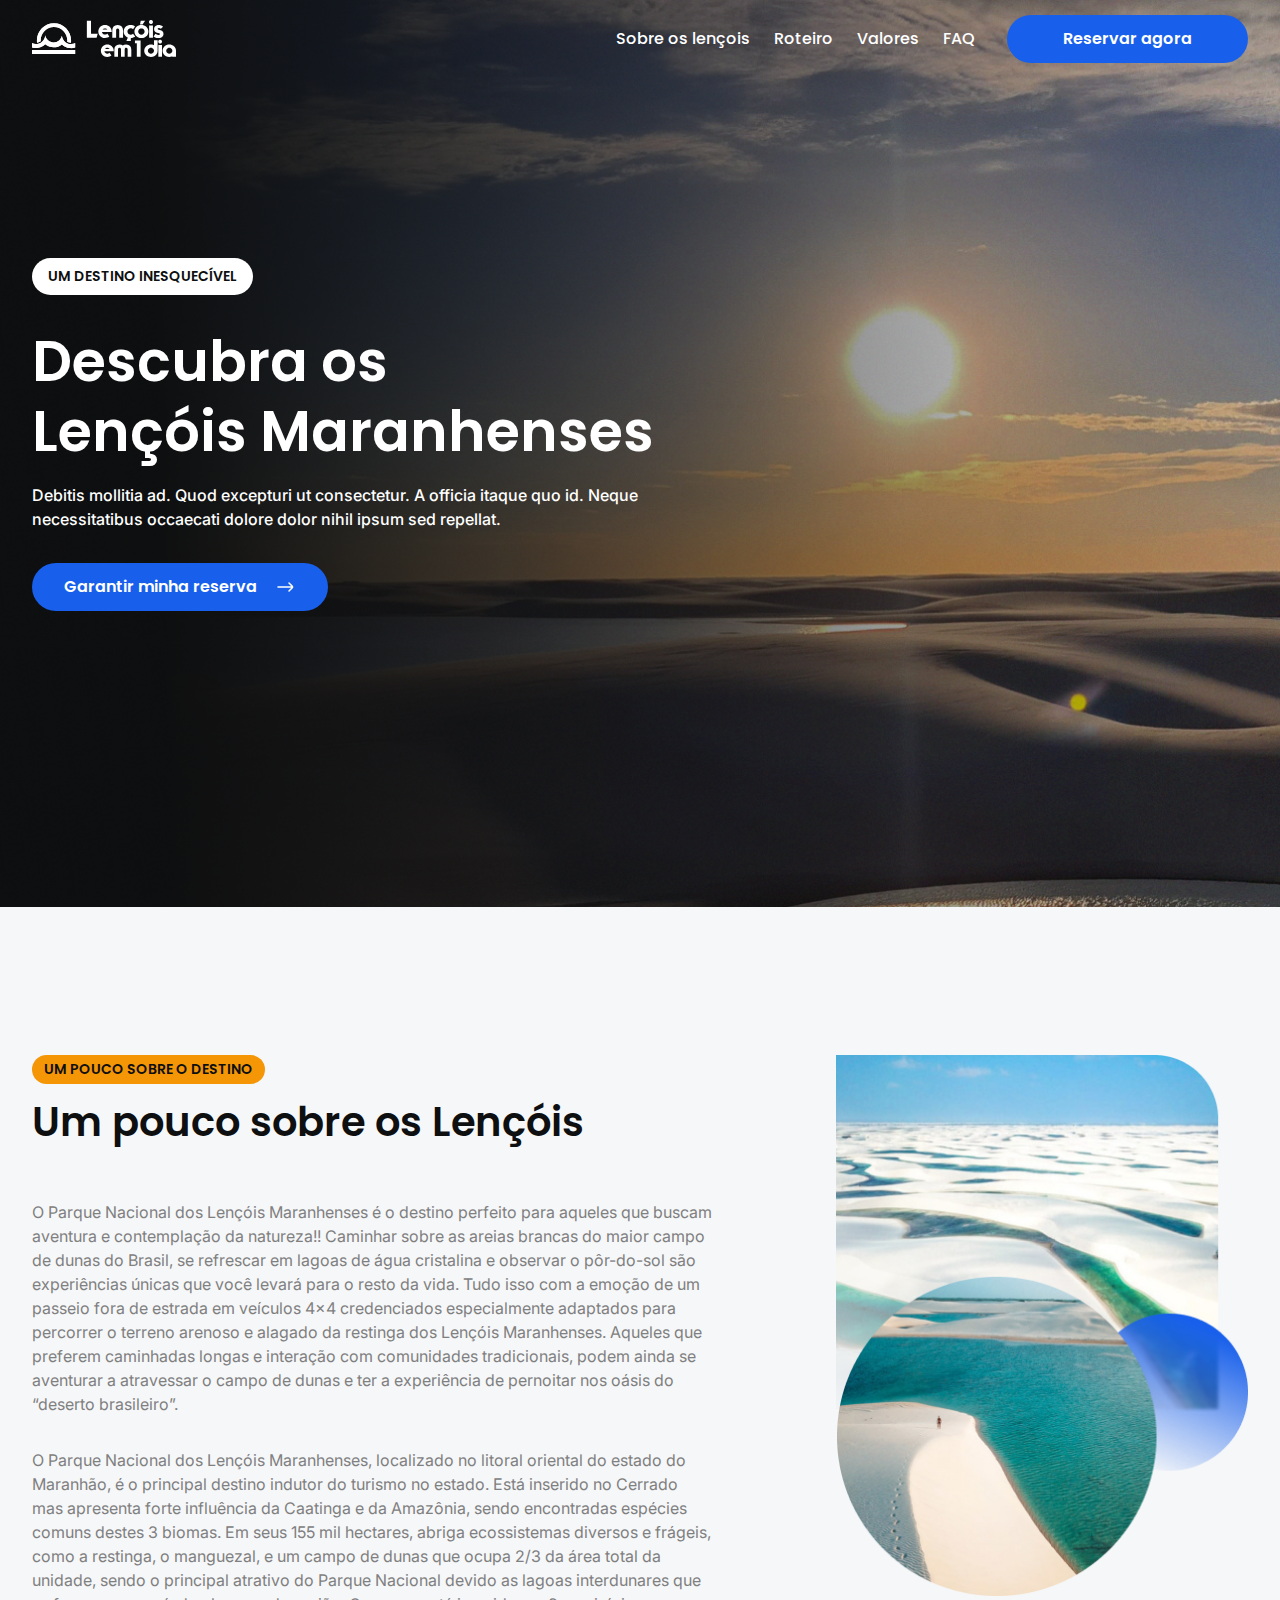
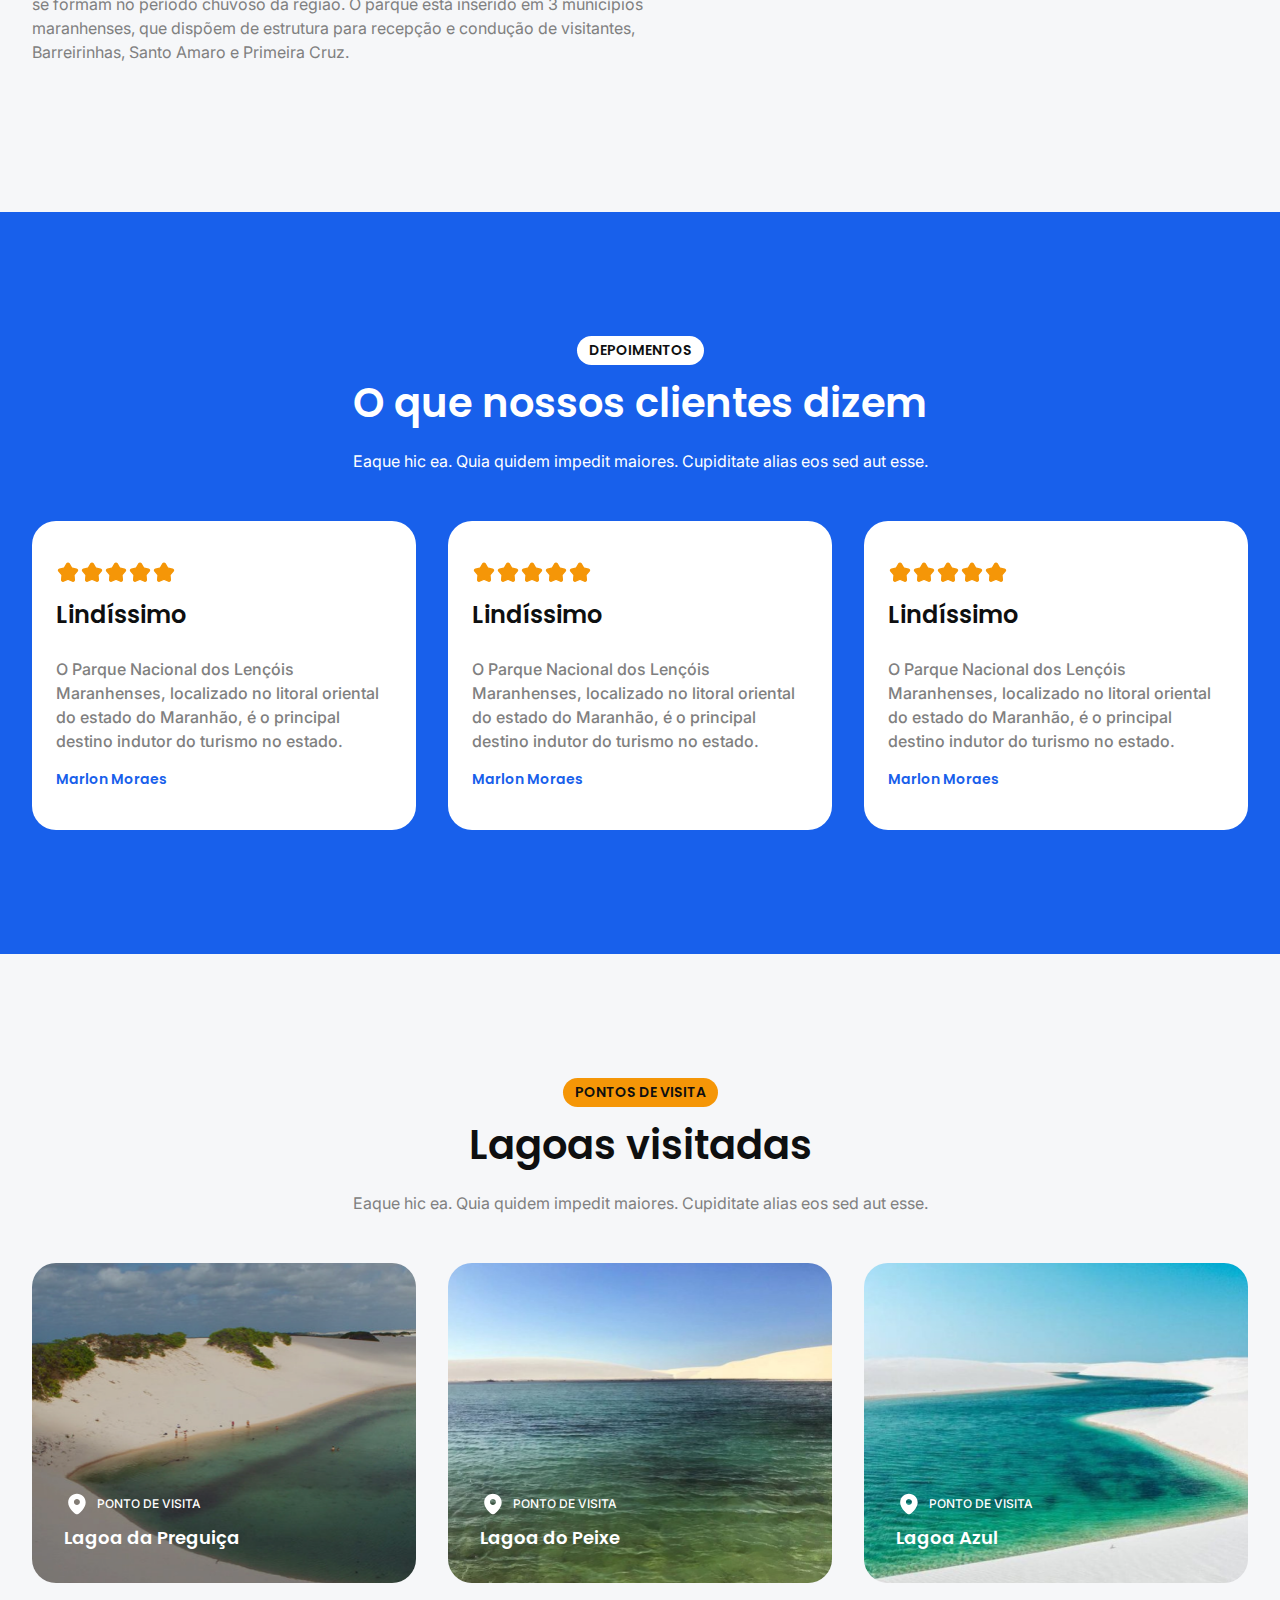
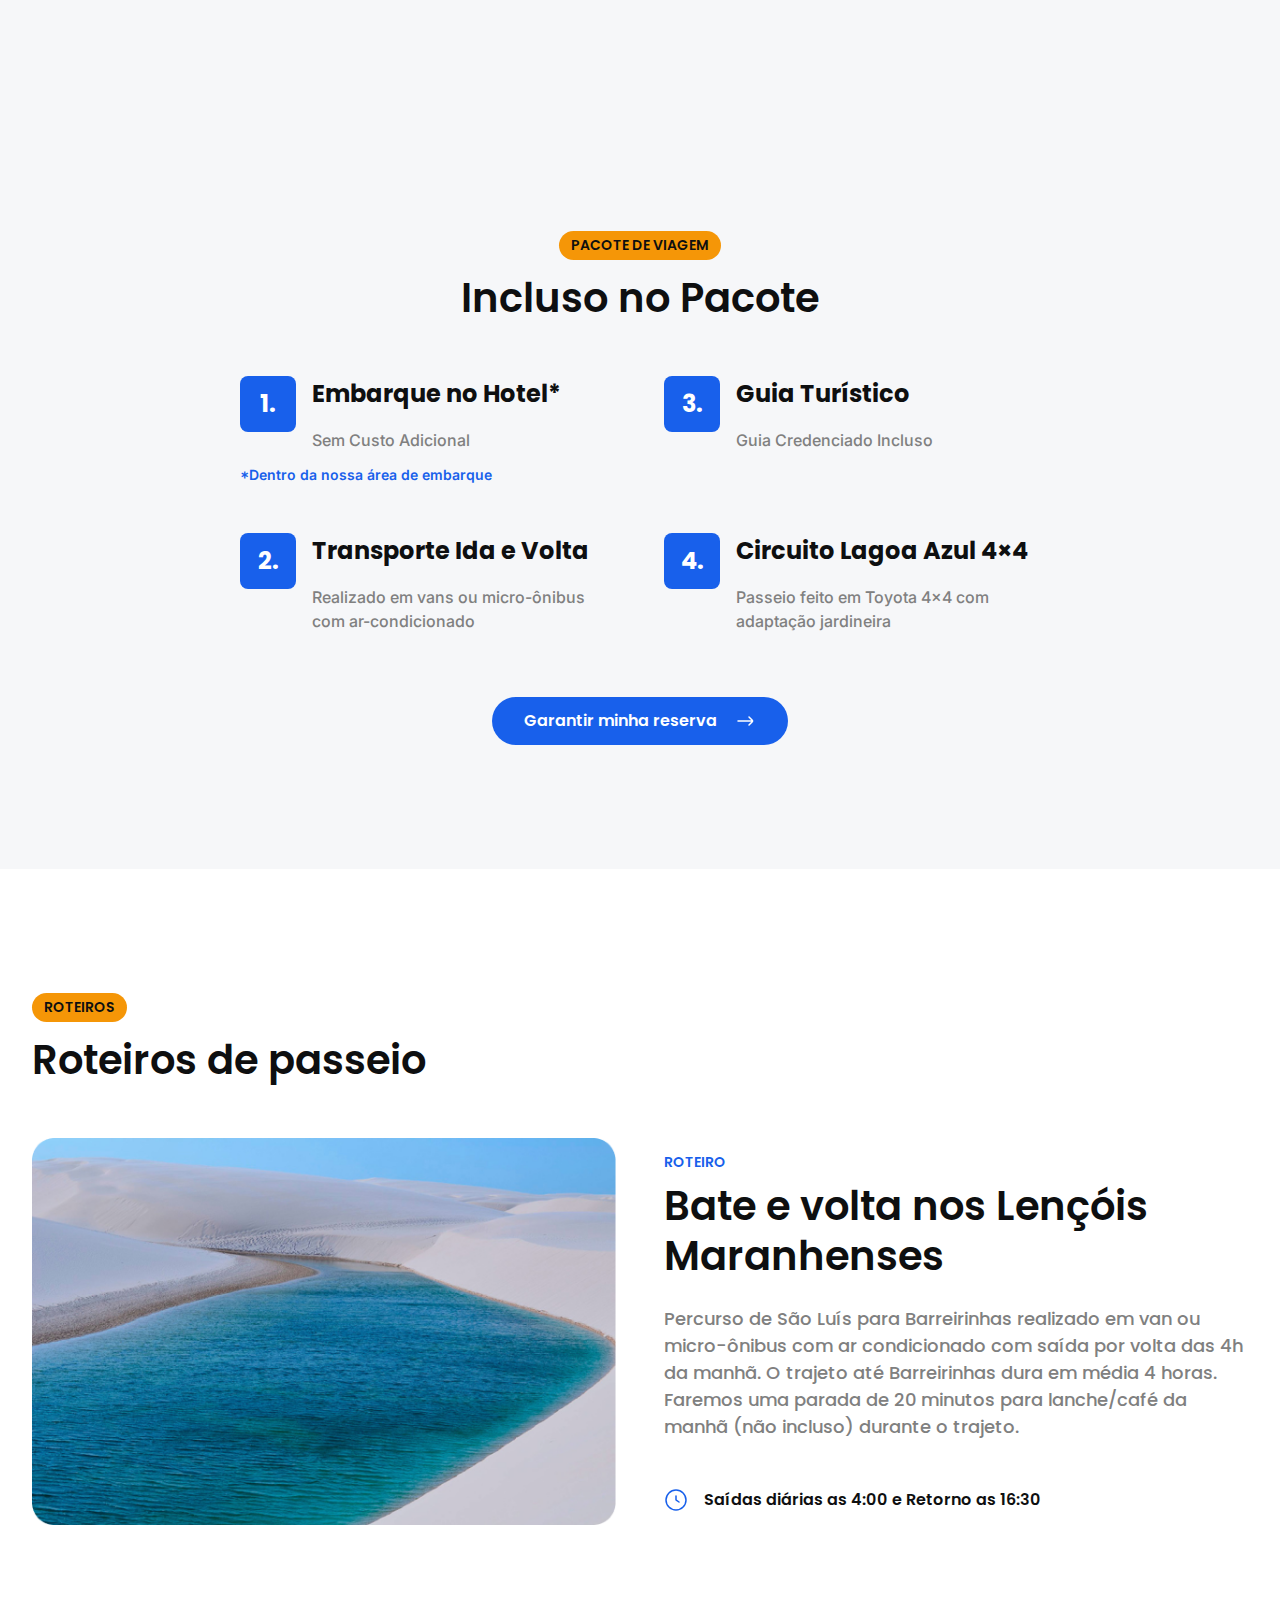
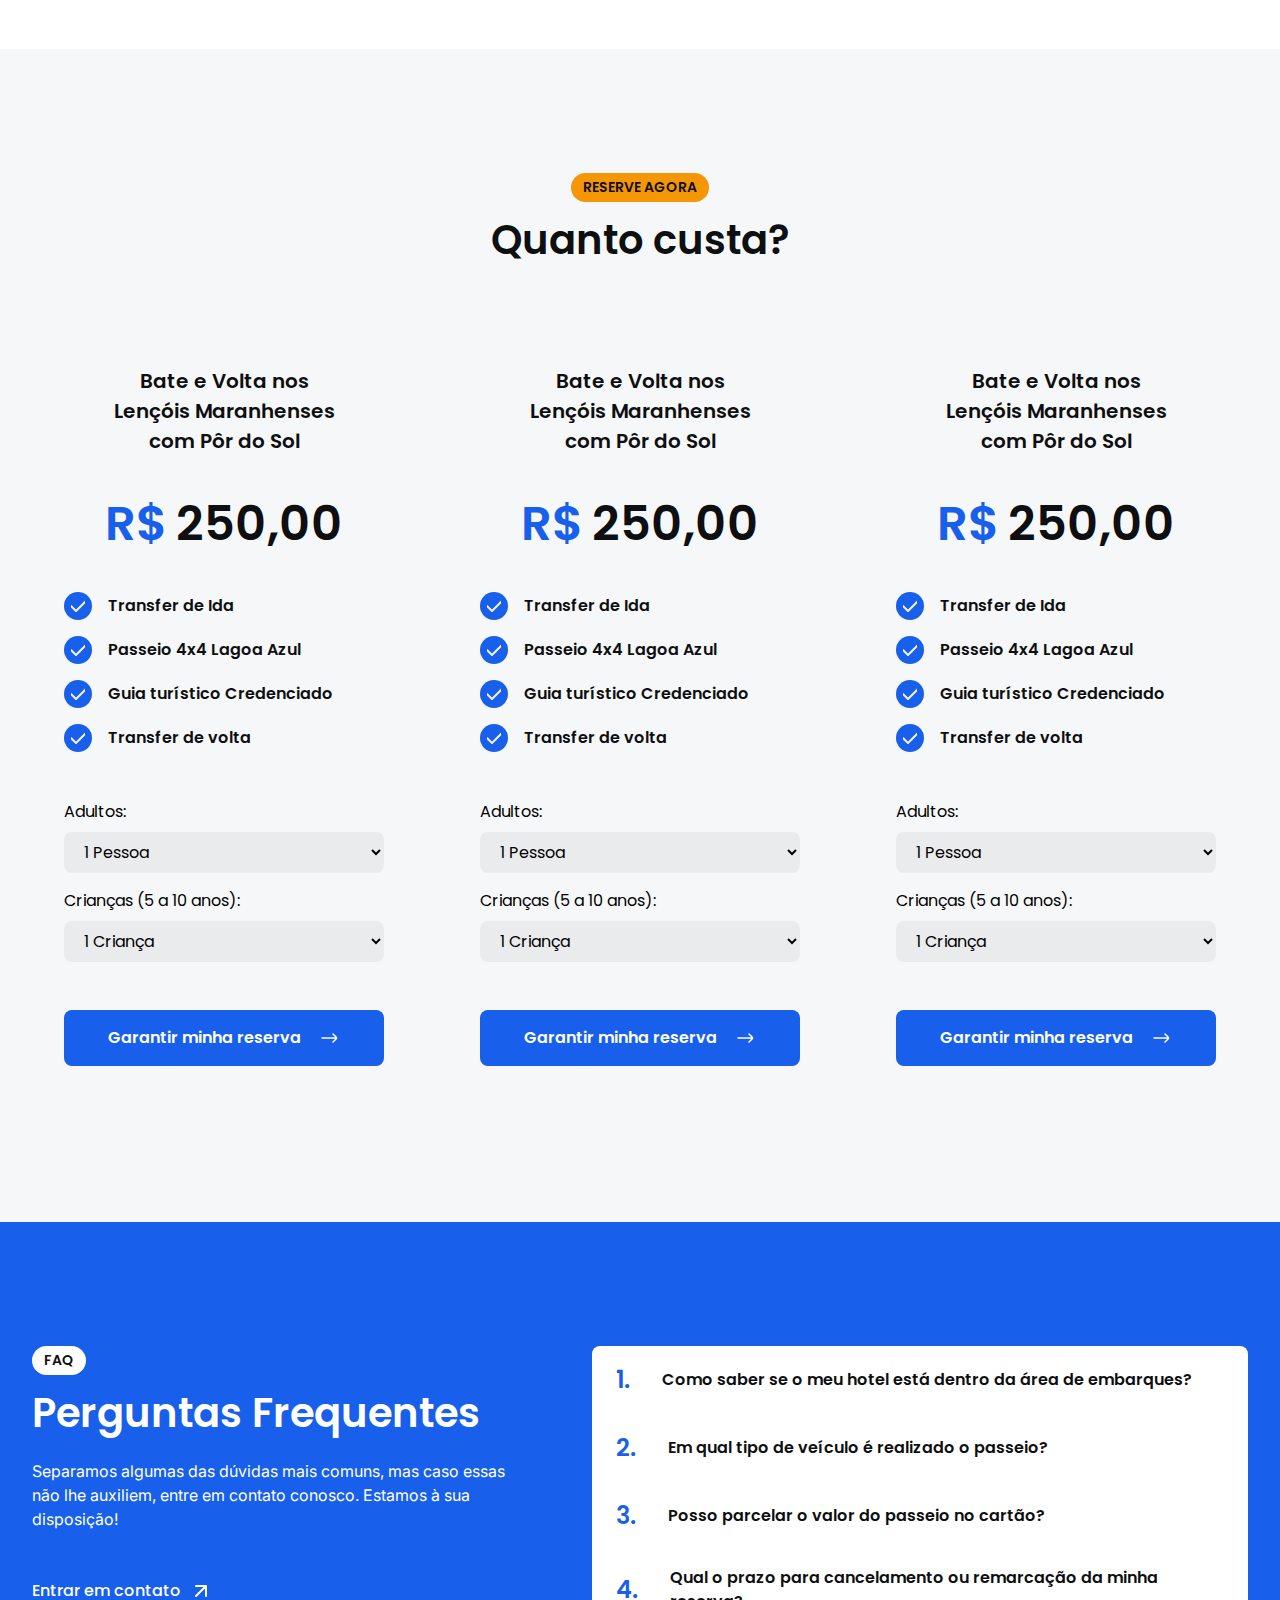
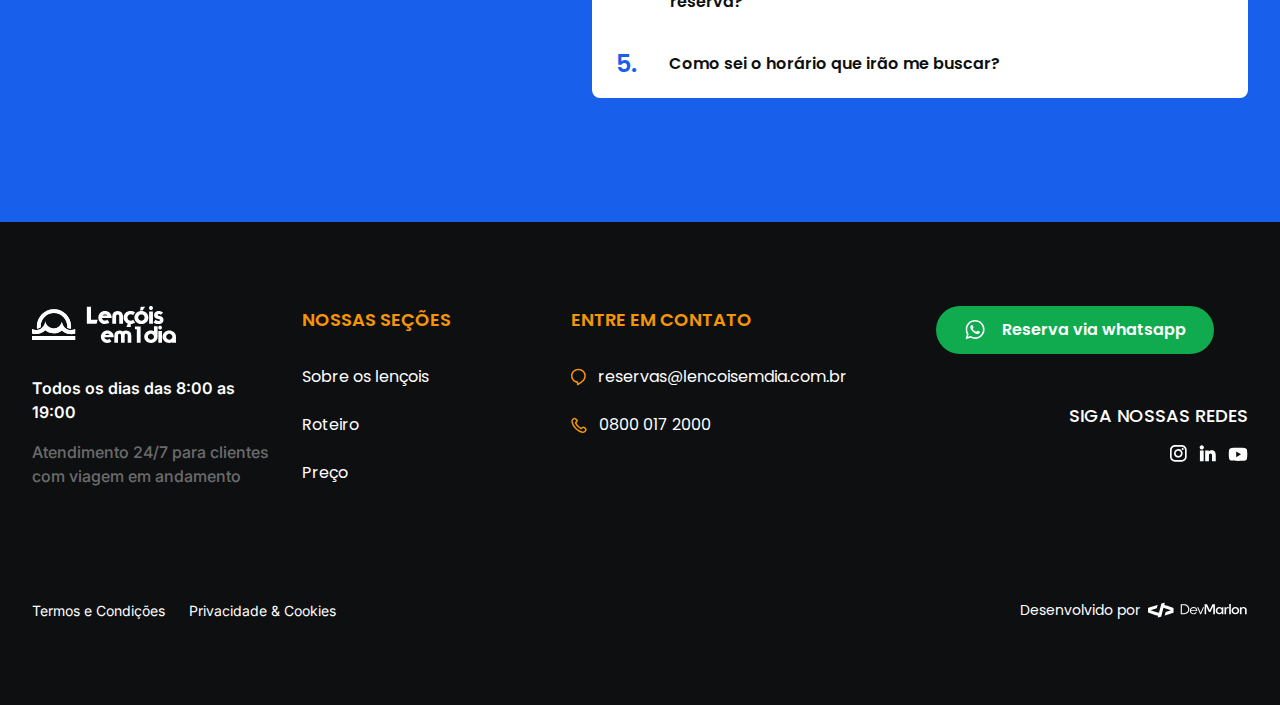
<file: index.html>
<!DOCTYPE html>
<html lang="PT-BR">
<head>
  <meta charset="UTF-8">
  <meta name="viewport" content="width=device-width, initial-scale=1.0">
  <title>Lençois em 1 dia - Home</title>
  <link rel="preconnect" href="https://fonts.googleapis.com">
  <link rel="preconnect" href="https://fonts.gstatic.com" crossorigin>
  <link href="https://fonts.googleapis.com/css2?family=Inter:wght@300;400;500;600;700&family=Poppins:wght@300;400;500;600;700&display=swap" rel="stylesheet">
  <link rel="stylesheet" href="output.css">
</head>
<body>

 <div class="w-full bg-[url('./assets/hero-background.png')] bg-cover bg-center">
    <div class="h-[78px] w-full">
      <header id="header" class="h-[78px] w-full px-4 lg:px-0 transition-all">

        <div class="container w-full h-full bg-transparent flex justify-between items-center ">
         <div class=""><a href="/"><img src="./assets/logo-white.svg" alt="" srcset=""></a></div>
        <div class="flex-1 flex items-center justify-end gap-8">
          <ul class="items-center gap-6 hidden lg:flex">
            <li><a class="font-medium text-white text-button16 whitespace-nowrap" href="#sobre-os-lençois">Sobre os lençois</a></li>
            <li><a class="font-medium text-white text-button16 whitespace-nowrap" href="#roteiro">Roteiro</a></li>
            <li><a class="font-medium text-white text-button16 whitespace-nowrap" href="#valores">Valores</a></li>
            <li><a class="font-medium text-white text-button16 whitespace-nowrap" href="#FAQ">FAQ</a></li>
          </ul>
          <a class="bg-blue rounded-3xl md:w-full md:max-w-[241px] py-2 px-4 md:p-3 flex items-center justify-center text-white font-semibold" href="#valores">Reservar agora</a>
        </div>
      </div>
  
      </header>
    </div>

    <main class="container w-full pt-[180px] pb-[296px] px-4 lg:px-0  transition-all">

        <div class="max-w-[640px] w-full">
          <div class="py-2 px-4 bg-white uppercase inline-block rounded-3xl"><p class=" text-black font-semibold text-sm14">Um destino inesquecível</p></div>
          <h1 class="md:text-head56 text-head32 text-white font-semibold leading-tight mt-8">Descubra os <br> Lençóis Maranhenses</h1>
          <p class="mt-4 font-inter font-medium text-white text-body16">Debitis mollitia ad. Quod excepturi ut consectetur. A officia itaque quo id. Neque necessitatibus occaecati dolore dolor nihil ipsum sed repellat.</p>
          <div class="md:mt-8 mt-16">
            <a class=" bg-blue rounded-3xl md:w-full md:max-w-[296px] py-3 flex items-center justify-center text-white font-semibold gap-4" href="#valores">
              Garantir minha reserva
              <img src="./assets/arrow-right.svg" alt="" srcset="">
            </a>
          </div>
        </div>

    </main>
 </div>

 <section id="sobre-os-lençois" class="w-full py-[148px] px-4 lg:px-0  transition-all">
    <div class="w-full container flex flex-col md:flex-row  items-center md:items-start justify-between gap-12">
        <div class="max-w-[680px] w-full">
          <div class="bg-yellow py-1 px-3 rounded-3xl inline-flex"><p class="uppercase text-black text-body14 font-semibold">UM POUCO SOBRE O DESTINO</p></div>
          <h2 class="font-semibold text-head32 md:text-head40  text-black mt-2">Um pouco sobre os Lençóis</h2>
          <div class="mt-12 flex flex-col gap-8">
            <p class="font-inter font-normal text-body16 text-gray300">O Parque Nacional dos Lençóis Maranhenses é o destino perfeito para aqueles que buscam aventura e contemplação da natureza!! Caminhar sobre as areias brancas do maior campo de dunas do Brasil, se refrescar em lagoas de água cristalina e observar o pôr-do-sol são experiências únicas que você levará para o resto da vida. Tudo isso com a emoção de um passeio fora de estrada em veículos 4×4 credenciados especialmente adaptados para percorrer o terreno arenoso e alagado da restinga dos Lençóis Maranhenses. Aqueles que preferem caminhadas longas e interação com comunidades tradicionais, podem ainda se aventurar a atravessar o campo de dunas e ter a experiência de pernoitar nos oásis do “deserto brasileiro”.</p>
            <p class="font-inter font-normal text-body16 text-gray300">O Parque Nacional dos Lençóis Maranhenses, localizado no litoral oriental do estado do Maranhão, é o principal destino indutor do turismo no estado. Está inserido no Cerrado mas apresenta forte influência da Caatinga e da Amazônia, sendo encontradas espécies comuns destes 3 biomas. Em seus 155 mil hectares, abriga ecossistemas diversos e frágeis, como a restinga, o manguezal, e um campo de dunas que ocupa 2/3 da área total da unidade, sendo o principal atrativo do Parque Nacional devido as lagoas interdunares que se formam no período chuvoso da região. O parque está inserido em 3 municípios maranhenses, que dispõem de estrutura para recepção e condução de visitantes, Barreirinhas, Santo Amaro e Primeira Cruz.</p>
          </div>
        </div>
        <div class="max-w-[412px] w-full">
          <img class="w-full" src="./assets/um-pouco-sobre-os-lencois.png" alt="" srcset="">
        </div>
    </div>
 </section>

 <section class="bg-blue w-full py-[124px] px-4 lg:px-0 transition-all">
     <div class="w-full container flex flex-col items-center">
        <div class="flex flex-col items-center">
          <div class="bg-white py-1 px-3 rounded-3xl inline-flex"><p class="uppercase text-black text-body14 font-semibold">DEPOIMENTOS</p></div>
          <h2 class="font-semibold text-head40 text-white mt-2">O que nossos clientes dizem</h2>
          <p class="mt-4 text-body16 font-inter text-white">Eaque hic ea. Quia quidem impedit maiores. Cupiditate alias eos sed aut esse.</p>
        </div>
        <div class="grid md:grid-cols-2 lg:grid-cols-3 gap-8 mt-12">

          <div class="w-full rounded-3xl bg-white py-10 px-6">
            <img src="./assets/five-stars.svg" alt="" srcset="">
            <h3 class="text-black text-head24 mt-3 font-semibold">Lindíssimo</h3>
            <p class="font-inter font-medium text-body16 text-gray300 mt-6">O Parque Nacional dos Lençóis Maranhenses, localizado no litoral oriental do estado do Maranhão, é o principal destino indutor do turismo no estado.</p>
            <p class="font-semibold text-blue text-body14 mt-4">Marlon Moraes</p>
          </div>
          <div class="w-full rounded-3xl bg-white py-10 px-6">
            <img src="./assets/five-stars.svg" alt="" srcset="">
            <h3 class="text-black text-head24 mt-3 font-semibold">Lindíssimo</h3>
            <p class="font-inter font-medium text-body16 text-gray300 mt-6">O Parque Nacional dos Lençóis Maranhenses, localizado no litoral oriental do estado do Maranhão, é o principal destino indutor do turismo no estado.</p>
            <p class="font-semibold text-blue text-body14 mt-4">Marlon Moraes</p>
          </div>
          <div class="w-full rounded-3xl bg-white py-10 px-6">
            <img src="./assets/five-stars.svg" alt="" srcset="">
            <h3 class="text-black text-head24 mt-3 font-semibold">Lindíssimo</h3>
            <p class="font-inter font-medium text-body16 text-gray300 mt-6">O Parque Nacional dos Lençóis Maranhenses, localizado no litoral oriental do estado do Maranhão, é o principal destino indutor do turismo no estado.</p>
            <p class="font-semibold text-blue text-body14 mt-4">Marlon Moraes</p>
          </div>

        </div>
      </div>
 </section>

 <section class="w-full py-[124px] px-4 lg:px-0 transition-all">
    <div class="w-full container flex flex-col items-center">
       <div class="flex flex-col items-center">
         <div class="bg-yellow py-1 px-3 rounded-3xl inline-flex"><p class="uppercase text-black text-body14 font-semibold">PONTOS DE VISITA</p></div>
         <h2 class="font-semibold text-head40 text-black mt-2">Lagoas visitadas</h2>
         <p class="mt-4 text-body16 font-inter text-gray300">Eaque hic ea. Quia quidem impedit maiores. Cupiditate alias eos sed aut esse.</p>
       </div>
       <div class="grid grid-cols-1 md:grid-cols-2 lg:grid-cols-3 gap-8 mt-12 w-full">

         <div class="h-[320px] w-full rounded-3xl relative">
           <img class="object-cover w-full h-full rounded-3xl" src="./assets/lagoa-da-preguica.png" alt="">
           <div class="absolute flex flex-col gap-2 bottom-8 left-8">
            <div class="flex items-center gap-2">
              <img src="./assets/local.svg" alt="" srcset="">
              <p class="uppercase text-sm12 font-inter text-white font-medium">PONTO DE VISITA</p>
            </div>
            <h4 class="font-semibold text-body18 text-white">Lagoa da Preguiça</h4>
           </div>
         </div>
         <div class="h-[320px] w-full rounded-3xl relative">
          <img class="object-cover w-full h-full  rounded-3xl" src="./assets/lagoa-do-peixe.png" alt="">
          <div class="absolute flex flex-col gap-2 bottom-8 left-8">
           <div class="flex items-center gap-2">
             <img src="./assets/local.svg" alt="" srcset="">
             <p class="uppercase text-sm12 font-inter text-white font-medium">PONTO DE VISITA</p>
           </div>
           <h4 class="font-semibold text-body18 text-white">Lagoa do Peixe</h4>
          </div>
        </div>
        <div class="h-[320px] w-full rounded-3xl relative">
          <img class="object-cover w-full h-full  rounded-3xl" src="./assets/lagoa-azul.png" alt="">
          <div class="absolute flex flex-col gap-2 bottom-8 left-8">
           <div class="flex items-center gap-2">
             <img src="./assets/local.svg" alt="" srcset="">
             <p class="uppercase text-sm12 font-inter text-white font-medium">PONTO DE VISITA</p>
           </div>
           <h4 class="font-semibold text-body18 text-white">Lagoa Azul</h4>
          </div>
        </div>
         
       </div>
     </div>
 </section>

 <section class="w-full py-[124px] px-4 lg:px-0 transition-all">
  <div class="w-full container flex flex-col items-center">
     <div class="flex flex-col items-center">
       <div class="bg-yellow py-1 px-3 rounded-3xl inline-flex"><p class="uppercase text-black text-body14 font-semibold">PACOTE DE VIAGEM</p></div>
       <h2 class="font-semibold text-head40 text-black mt-2">Incluso no Pacote</h2>
     </div>

     <div class="max-w-[800px] mx-auto grid md:grid-cols-2 gap-12 mt-12">

       <div class="flex flex-col gap-3">
        <div class="flex items-start gap-4">
          <div class="h-14 w-14 rounded-lg bg-blue grid place-content-center shrink-0">
            <p class="text-head24 text-white font-bold">1.</p>
          </div>
          <div class="flex flex-col gap-4">
            <h3 class="font-bold text-head24 text-black">Embarque no Hotel*</h3>
            <p class="font-inter font-medium text-body16 text-gray300">Sem Custo Adicional
            </p>
          </div>
        </div>
        <p class="font-inter font-semibold text-body14 text-blue">*Dentro da nossa área de embarque</p>
       </div>

       <div class="flex flex-col gap-3">
        <div class="flex items-start gap-4">
          <div class="h-14 w-14 rounded-lg bg-blue grid place-content-center shrink-0">
            <p class="text-head24 text-white font-bold">3.</p>
          </div>
          <div class="flex flex-col gap-4">
            <h3 class="font-bold text-head24 text-black">Guia Turístico</h3>
            <p class="font-inter font-medium text-body16 text-gray300">Guia Credenciado Incluso
            </p>
          </div>
        </div>
       </div>

       <div class="flex flex-col gap-3">
        <div class="flex items-start gap-4">
          <div class="h-14 w-14 rounded-lg bg-blue grid place-content-center shrink-0">
            <p class="text-head24 text-white font-bold">2.</p>
          </div>
          <div class="flex flex-col gap-4">
            <h3 class="font-bold text-head24 text-black">Transporte Ida e Volta</h3>
            <p class="font-inter font-medium text-body16 text-gray300">Realizado em vans ou micro-ônibus com ar-condicionado
            </p>
          </div>
        </div>
       </div>
       
       <div class="flex flex-col gap-3">
        <div class="flex items-start gap-4">
          <div class="h-14 w-14 rounded-lg bg-blue grid place-content-center shrink-0">
            <p class="text-head24 text-white font-bold">4.</p>
          </div>
          <div class="flex flex-col gap-4">
            <h3 class="font-bold text-head24 text-black">Circuito Lagoa Azul 4×4</h3>
            <p class="font-inter font-medium text-body16 text-gray300">Passeio feito em Toyota 4×4 com adaptação jardineira

            </p>
          </div>
        </div>
       </div>
       
     </div>

    <div class="mt-16 w-full flex justify-center">
      <a class=" bg-blue rounded-3xl w-full max-w-[296px] py-3 flex items-center justify-center text-white font-semibold gap-4" href="#valores">
        Garantir minha reserva
        <img src="./assets/arrow-right.svg" alt="" srcset="">
      </a>
    </div>

   </div>
 </section>

 <section id="roteiro" class="w-full py-[124px] px-4 lg:px-0 transition-all bg-white">
  <div class="w-full container ">
     <div class="flex flex-col items-start">
       <div class="bg-yellow py-1 px-3 rounded-3xl inline-flex"><p class="uppercase text-black text-body14 font-semibold">ROTEIROS</p></div>
       <h2 class="font-semibold text-head40 text-black mt-2">Roteiros de passeio</h2>
     </div>

     <div class="w-full">

      <div class="mt-12 w-full flex flex-col md:flex-row items-center gap-12">
        <div class="max-w-[624px] w-full">
          <img class="w-full" src="./assets/roteiro-bate-e-votla.png" alt="" srcset="">
        </div>
        <div class="w-full">
          <p class="uppercase text-blue text-body14 font-semibold">ROTEIRO</p>
          <h4 class="font-semibold text-head40 text-black mt-2 leading-tight">Bate e volta nos Lençóis Maranhenses</h4>
          <div class="mt-6">
            <p class="font-medium text-gray300 text-body18">
              Percurso de São Luís para Barreirinhas realizado em van ou micro-ônibus com ar condicionado com saída por volta das 4h da manhã. O trajeto até Barreirinhas dura em média 4 horas. Faremos uma parada de 20 minutos para lanche/café da manhã (não incluso) durante o trajeto.
            </p>
          </div>
          <div class="flex items-center gap-4 mt-12">
            <img src="./assets/clock.svg" alt="" srcset="">
            <p class="font-semibold text-black text-body16">Saídas diárias as 4:00 e Retorno as 16:30</p>
          </div>
        </div>
      </div>

     </div>
     

   </div>
 </section>

 <section id="valores" class="w-full py-[124px] px-4 lg:px-0 transition-all">
  <div class="w-full container flex flex-col items-center">
     <div class="flex flex-col items-center">
       <div class="bg-yellow py-1 px-3 rounded-3xl inline-flex"><p class="uppercase text-black text-body14 font-semibold">RESERVE AGORA</p></div>
       <h2 class="font-semibold text-head40 text-black mt-2">Quanto custa?</h2>
     </div>

    <div class="grid grid-cols-1 md:grid-cols-2 lg:grid-cols-3 justify-center gap-8 w-full mt-16">

      <div class="flex flex-col items-center border-2 border-red-500 rounded-lg p-8 hover:border-blue">
        <h2 class="max-w-[240px] text-body20 text-black text-center font-semibold">Bate e Volta nos Lençóis Maranhenses com Pôr do Sol</h2>
        <div class="flex items-center gap-2 mt-8">
          <span class="font-semibold text-blue text-head48">R$</span>
          <p class="font-semibold text-black text-head48">250,00</p>
        </div>
        <ul class="w-full flex flex-col items-start gap-4 mt-8">
          <li class="flex items-center gap-4">
            <img src="./assets/check-icon.svg" alt="">
            <p class="text-black font-semibold text-body16">Transfer de Ida</p>
          </li>
          <li class="flex items-center gap-4">
            <img src="./assets/check-icon.svg" alt="">
            <p class="text-black font-semibold text-body16">Passeio 4x4 Lagoa Azul</p>
          </li>
          <li class="flex items-center gap-4">
            <img src="./assets/check-icon.svg" alt="">
            <p class="text-black font-semibold text-body16">Guia turístico Credenciado </p>
          </li>
          <li class="flex items-center gap-4">
            <img src="./assets/check-icon.svg" alt="">
            <p class="text-black font-semibold text-body16">Transfer de volta</p>
          </li>
        </ul>
        <div class="w-full flex flex-col gap-4 mt-12">

          <div class="flex flex-col items-start">
            <label for="">Adultos:</label>
            <select class="w-full mt-2 px-4 py-2 rounded-lg bg-[#EAEBED] outline-blue border-2 border-border" name="" id="">
              <option value="" disabled>Selecione a Qntd.</option>
              <option value="1" >1 Pessoa</option>
              <option value="2" >2 Pessoas</option>
              <option value="3" >3 Pessoas</option>
              <option value="4" >4 Pessoas</option>
              <option value="5" >5 Pessoas</option>
              <option value="6" >6 Pessoas</option>
              <option value="7" >7 Pessoas</option>
              <option value="8" >8 Pessoas</option>
              <option value="9" >9 Pessoas</option>
              <option value="10" >10 Pessoas</option>
              <option value="11" >11 Pessoas</option>
              <option value="12" >12 Pessoa</option>
              <option value="13" >13 Pessoas</option>
              <option value="14" >14 Pessoas</option>
            </select>
          </div>

          <div class="flex flex-col items-start">
            <label for="">Crianças (5 a 10 anos):</label>
            <select class="w-full mt-2 px-4 py-2 rounded-lg bg-[#EAEBED] outline-blue border-2 border-border" name="" id="">
              <option value="" disabled>Selecione a Qntd.</option>
              <option value="1" >1 Criança</option>
              <option value="2" >2 Crianças</option>
              <option value="3" >3 Crianças</option>
              <option value="4" >4 Crianças</option>
              <option value="5" >5 Crianças</option>
              <option value="6" >6 Crianças</option>
              <option value="7" >7 Crianças</option>
              <option value="8" >8 Crianças</option>
              <option value="9" >9 Crianças</option>
              <option value="10" >10 Crianças</option>
              <option value="11" >11 Crianças</option>
              <option value="12" >12 Crianças</option>
              <option value="13" >13 Crianças</option>
              <option value="14" >14 Crianças</option>
              <option value="15" >15 Crianças</option>
            </select>
          </div>
          
        </div>
        <a href="./checkout.html" class="w-full h-[56px] rounded-lg bg-blue flex items-center justify-center gap-4 mt-12">
          <p class="text-white font-semibold text-button16">Garantir minha reserva</p>
          <img src="./assets/arrow-right.svg" alt="" srcset="">
        </a>
      </div>

      <div class="flex flex-col items-center border-2 border-red-500 rounded-lg p-8 hover:border-blue">
        <h2 class="max-w-[240px] text-body20 text-black text-center font-semibold">Bate e Volta nos Lençóis Maranhenses com Pôr do Sol</h2>
        <div class="flex items-center gap-2 mt-8">
          <span class="font-semibold text-blue text-head48">R$</span>
          <p class="font-semibold text-black text-head48">250,00</p>
        </div>
        <ul class="w-full flex flex-col items-start gap-4 mt-8">
          <li class="flex items-center gap-4">
            <img src="./assets/check-icon.svg" alt="">
            <p class="text-black font-semibold text-body16">Transfer de Ida</p>
          </li>
          <li class="flex items-center gap-4">
            <img src="./assets/check-icon.svg" alt="">
            <p class="text-black font-semibold text-body16">Passeio 4x4 Lagoa Azul</p>
          </li>
          <li class="flex items-center gap-4">
            <img src="./assets/check-icon.svg" alt="">
            <p class="text-black font-semibold text-body16">Guia turístico Credenciado </p>
          </li>
          <li class="flex items-center gap-4">
            <img src="./assets/check-icon.svg" alt="">
            <p class="text-black font-semibold text-body16">Transfer de volta</p>
          </li>
        </ul>
        <div class="w-full flex flex-col gap-4 mt-12">

          <div class="flex flex-col items-start">
            <label for="">Adultos:</label>
            <select class="w-full mt-2 px-4 py-2 rounded-lg bg-[#EAEBED] outline-blue border-2 border-border" name="" id="">
              <option value="" disabled>Selecione a Qntd.</option>
              <option value="1" >1 Pessoa</option>
              <option value="2" >2 Pessoas</option>
              <option value="3" >3 Pessoas</option>
              <option value="4" >4 Pessoas</option>
              <option value="5" >5 Pessoas</option>
              <option value="6" >6 Pessoas</option>
              <option value="7" >7 Pessoas</option>
              <option value="8" >8 Pessoas</option>
              <option value="9" >9 Pessoas</option>
              <option value="10" >10 Pessoas</option>
              <option value="11" >11 Pessoas</option>
              <option value="12" >12 Pessoa</option>
              <option value="13" >13 Pessoas</option>
              <option value="14" >14 Pessoas</option>
            </select>
          </div>

          <div class="flex flex-col items-start">
            <label for="">Crianças (5 a 10 anos):</label>
            <select class="w-full mt-2 px-4 py-2 rounded-lg bg-[#EAEBED] outline-blue border-2 border-border" name="" id="">
              <option value="" disabled>Selecione a Qntd.</option>
              <option value="1" >1 Criança</option>
              <option value="2" >2 Crianças</option>
              <option value="3" >3 Crianças</option>
              <option value="4" >4 Crianças</option>
              <option value="5" >5 Crianças</option>
              <option value="6" >6 Crianças</option>
              <option value="7" >7 Crianças</option>
              <option value="8" >8 Crianças</option>
              <option value="9" >9 Crianças</option>
              <option value="10" >10 Crianças</option>
              <option value="11" >11 Crianças</option>
              <option value="12" >12 Crianças</option>
              <option value="13" >13 Crianças</option>
              <option value="14" >14 Crianças</option>
              <option value="15" >15 Crianças</option>
            </select>
          </div>
          
        </div>
        <a href="./checkout.html" class="w-full h-[56px] rounded-lg bg-blue flex items-center justify-center gap-4 mt-12">
          <p class="text-white font-semibold text-button16">Garantir minha reserva</p>
          <img src="./assets/arrow-right.svg" alt="" srcset="">
        </a>
      </div>

      <div class="flex flex-col items-center border-2 border-red-500 rounded-lg p-8 hover:border-blue">
        <h2 class="max-w-[240px] text-body20 text-black text-center font-semibold">Bate e Volta nos Lençóis Maranhenses com Pôr do Sol</h2>
        <div class="flex items-center gap-2 mt-8">
          <span class="font-semibold text-blue text-head48">R$</span>
          <p class="font-semibold text-black text-head48">250,00</p>
        </div>
        <ul class="w-full flex flex-col items-start gap-4 mt-8">
          <li class="flex items-center gap-4">
            <img src="./assets/check-icon.svg" alt="">
            <p class="text-black font-semibold text-body16">Transfer de Ida</p>
          </li>
          <li class="flex items-center gap-4">
            <img src="./assets/check-icon.svg" alt="">
            <p class="text-black font-semibold text-body16">Passeio 4x4 Lagoa Azul</p>
          </li>
          <li class="flex items-center gap-4">
            <img src="./assets/check-icon.svg" alt="">
            <p class="text-black font-semibold text-body16">Guia turístico Credenciado </p>
          </li>
          <li class="flex items-center gap-4">
            <img src="./assets/check-icon.svg" alt="">
            <p class="text-black font-semibold text-body16">Transfer de volta</p>
          </li>
        </ul>
        <div class="w-full flex flex-col gap-4 mt-12">

          <div class="flex flex-col items-start">
            <label for="">Adultos:</label>
            <select class="w-full mt-2 px-4 py-2 rounded-lg bg-[#EAEBED] outline-blue border-2 border-border" name="" id="">
              <option value="" disabled>Selecione a Qntd.</option>
              <option value="1" >1 Pessoa</option>
              <option value="2" >2 Pessoas</option>
              <option value="3" >3 Pessoas</option>
              <option value="4" >4 Pessoas</option>
              <option value="5" >5 Pessoas</option>
              <option value="6" >6 Pessoas</option>
              <option value="7" >7 Pessoas</option>
              <option value="8" >8 Pessoas</option>
              <option value="9" >9 Pessoas</option>
              <option value="10" >10 Pessoas</option>
              <option value="11" >11 Pessoas</option>
              <option value="12" >12 Pessoa</option>
              <option value="13" >13 Pessoas</option>
              <option value="14" >14 Pessoas</option>
            </select>
          </div>

          <div class="flex flex-col items-start">
            <label for="">Crianças (5 a 10 anos):</label>
            <select class="w-full mt-2 px-4 py-2 rounded-lg bg-[#EAEBED] outline-blue border-2 border-border" name="" id="">
              <option value="" disabled>Selecione a Qntd.</option>
              <option value="1" >1 Criança</option>
              <option value="2" >2 Crianças</option>
              <option value="3" >3 Crianças</option>
              <option value="4" >4 Crianças</option>
              <option value="5" >5 Crianças</option>
              <option value="6" >6 Crianças</option>
              <option value="7" >7 Crianças</option>
              <option value="8" >8 Crianças</option>
              <option value="9" >9 Crianças</option>
              <option value="10" >10 Crianças</option>
              <option value="11" >11 Crianças</option>
              <option value="12" >12 Crianças</option>
              <option value="13" >13 Crianças</option>
              <option value="14" >14 Crianças</option>
              <option value="15" >15 Crianças</option>
            </select>
          </div>
          
        </div>
        <a href="./checkout.html" class="w-full h-[56px] rounded-lg bg-blue flex items-center justify-center gap-4 mt-12">
          <p class="text-white font-semibold text-button16">Garantir minha reserva</p>
          <img src="./assets/arrow-right.svg" alt="" srcset="">
        </a>
      </div>

    </div>


   </div>
 </section>

 <section id="FAQ" class="bg-blue w-full py-[124px] px-4 lg:px-0 transition-all">
  <div class="w-full container flex flex-col md:flex-row items-start justify-between">
      <div class="max-w-[490px]">
          <div class="bg-white py-1 px-3 rounded-3xl inline-flex"><p class="uppercase text-black text-body14 font-semibold">FAQ</p></div>
          <h2 class="font-semibold text-head40 text-white mt-2">Perguntas Frequentes</h2>
          <p class="mt-4 text-body16 font-inter text-white">Separamos algumas das dúvidas mais comuns, mas caso essas não lhe auxiliem, entre em contato conosco. Estamos à sua disposição!</p>
          <div class="mt-12">
            <a class="flex items-center gap-2 font-medium text-white text-button16" href="#valores">Entrar em contato <img src="./assets/arrow-top-right.svg" alt="" srcset=""></a>
          </div>
      </div>
      <div class="max-w-[656px] w-full bg-white rounded-lg mt-12 md:mt-0">

        <div class=" w-full px-6 py-4 accordion-item cursor-pointer">
          <button class="flex items-center gap-8 pointer-events-none">
            <span class="font-semibold text-blue text-head24 pointer-events-none">1.</span>
            <p class="text-black text-body16 font-semibold pointer-events-none text-left">Como saber se o meu hotel está dentro da área de embarques?</p>
          </button>
          <div class="accordion-text hidden overflow-hidden pointer-events-none transition-all">
            <p class="font-inter font-normal text-body16 text-gray300 pt-4">O Parque Nacional dos Lençóis Maranhenses é o destino perfeito para aqueles que buscam aventura e contemplação da natureza!! Caminhar sobre as areias brancas do maior campo de dunas do Brasil, se refrescar em lagoas de água cristalina e observar o pôr-do-sol são experiências únicas que você levará para o resto da vida. Tudo isso com a emoção de um passeio fora de estrada em veículos 4×4 credenciados especialmente adaptados para percorrer o terreno arenoso e alagado da restinga dos Lençóis Maranhenses. Aqueles que preferem caminhadas longas e interação com comunidades tradicionais, podem ainda se aventurar a atravessar o campo de dunas e ter a experiência de pernoitar nos oásis do “deserto brasileiro”.</p>
          </div>
        </div>

        <div class="w-full px-6 py-4 accordion-item cursor-pointer">
          <button class="flex items-center gap-8 pointer-events-none">
            <span class="font-semibold text-blue text-head24 pointer-events-none">2.</span>
            <p class="text-black text-body16 font-semibold pointer-events-none text-left">Em qual tipo de veículo é realizado o passeio?</p>
          </button>
          <div class="hidden overflow-hidden accordion-text pointer-events-none transition-all">
            <p class="font-inter font-normal text-body16 text-gray300 pt-4">O Parque Nacional dos Lençóis Maranhenses é o destino perfeito para aqueles que buscam aventura e contemplação da natureza!! Caminhar sobre as areias brancas do maior campo de dunas do Brasil, se refrescar em lagoas de água cristalina e observar o pôr-do-sol são experiências únicas que você levará para o resto da vida. Tudo isso com a emoção de um passeio fora de estrada em veículos 4×4 credenciados especialmente adaptados para percorrer o terreno arenoso e alagado da restinga dos Lençóis Maranhenses. Aqueles que preferem caminhadas longas e interação com comunidades tradicionais, podem ainda se aventurar a atravessar o campo de dunas e ter a experiência de pernoitar nos oásis do “deserto brasileiro”.</p>
          </div>
        </div>

        <div class="w-full px-6 py-4 accordion-item cursor-pointer">
          <button class="flex items-center gap-8 pointer-events-none">
            <span class="font-semibold text-blue text-head24 pointer-events-none">3.</span>
            <p class="text-black text-body16 font-semibold pointer-events-none text-left">Posso parcelar o valor do passeio no cartão?</p>
          </button>
          <div class="hidden overflow-hidden accordion-text pointer-events-none transition-all">
            <p class="font-inter font-normal text-body16 text-gray300 pt-4">O Parque Nacional dos Lençóis Maranhenses é o destino perfeito para aqueles que buscam aventura e contemplação da natureza!! Caminhar sobre as areias brancas do maior campo de dunas do Brasil, se refrescar em lagoas de água cristalina e observar o pôr-do-sol são experiências únicas que você levará para o resto da vida. Tudo isso com a emoção de um passeio fora de estrada em veículos 4×4 credenciados especialmente adaptados para percorrer o terreno arenoso e alagado da restinga dos Lençóis Maranhenses. Aqueles que preferem caminhadas longas e interação com comunidades tradicionais, podem ainda se aventurar a atravessar o campo de dunas e ter a experiência de pernoitar nos oásis do “deserto brasileiro”.</p>
          </div>
        </div>

        <div class="w-full px-6 py-4 accordion-item cursor-pointer">
          <button class="flex items-center gap-8 pointer-events-none">
            <span class="font-semibold text-blue text-head24 pointer-events-none">4.</span>
            <p class="text-black text-body16 font-semibold pointer-events-none text-left">Qual o prazo para cancelamento ou remarcação da minha reserva?</p>
          </button>
          <div class="hidden overflow-hidden accordion-text pointer-events-none transition-all">
            <p class="font-inter font-normal text-body16 text-gray300 pt-4">O Parque Nacional dos Lençóis Maranhenses é o destino perfeito para aqueles que buscam aventura e contemplação da natureza!! Caminhar sobre as areias brancas do maior campo de dunas do Brasil, se refrescar em lagoas de água cristalina e observar o pôr-do-sol são experiências únicas que você levará para o resto da vida. Tudo isso com a emoção de um passeio fora de estrada em veículos 4×4 credenciados especialmente adaptados para percorrer o terreno arenoso e alagado da restinga dos Lençóis Maranhenses. Aqueles que preferem caminhadas longas e interação com comunidades tradicionais, podem ainda se aventurar a atravessar o campo de dunas e ter a experiência de pernoitar nos oásis do “deserto brasileiro”.</p>
          </div>
        </div>

        <div class="w-full px-6 py-4 accordion-item cursor-pointer">
          <button class="flex items-center gap-8 pointer-events-none">
            <span class="font-semibold text-blue text-head24 pointer-events-none">5.</span>
            <p class="text-black text-body16 font-semibold pointer-events-none text-left">Como sei o horário que irão me buscar?</p>
          </button>
          <div class="hidden overflow-hidden accordion-text pointer-events-none transition-all">
            <p class="font-inter font-normal text-body16 text-gray300 pt-4">O Parque Nacional dos Lençóis Maranhenses é o destino perfeito para aqueles que buscam aventura e contemplação da natureza!! Caminhar sobre as areias brancas do maior campo de dunas do Brasil, se refrescar em lagoas de água cristalina e observar o pôr-do-sol são experiências únicas que você levará para o resto da vida. Tudo isso com a emoção de um passeio fora de estrada em veículos 4×4 credenciados especialmente adaptados para percorrer o terreno arenoso e alagado da restinga dos Lençóis Maranhenses. Aqueles que preferem caminhadas longas e interação com comunidades tradicionais, podem ainda se aventurar a atravessar o campo de dunas e ter a experiência de pernoitar nos oásis do “deserto brasileiro”.</p>
          </div>
        </div>

      </div>
   </div>
</section>

<footer class="bg-black w-full py-[84px] px-4 lg:px-0 transition-all">
  <div class="container w-full">
    <div class="w-full flex flex-col md:flex-row items-start justify-between mb-[56px]">
      <div class="max-w-[800px] w-full flex flex-wrap md:flex-nowrap items-start justify-between gap-8">

        <div class="max-w-[276px] w-full">
          <img src="./assets/logo-white.svg" alt="" srcset="">
          <p class="font-inter text-white text-body16 font-semibold mt-8">Todos os dias das 8:00 as 19:00</p>
          <p class="font-inter font-medium text-white text-opacity-40 mt-4">Atendimento 24/7 para clientes com viagem em andamento</p>
        </div>
        <div class="max-w-[276px] w-full">
          <h4 class="uppercase text-yellow text-body18 font-semibold">NOSSAS SEÇÕES</h4>
          <ul class="flex flex-col gap-6 mt-8">
            <li><a class="font-normal text-white text-body16" href="/#sobre-os-lençois">Sobre os lençois</a></li>
            <li><a class="font-normal text-white text-body16" href="/#roteiro">Roteiro</a></li>
            <li><a class="font-normal text-white text-body16" href="/#valores">Preço</a></li>
          </ul>
        </div>
        <div class="max-w-[276px] w-full">
          <h4 class="uppercase text-yellow text-body18 font-semibold">ENTRE EM CONTATO</h4>
          <ul class="flex flex-col gap-6 mt-8">
            <li><a class="font-normal text-white text-body16 flex items-center gap-3" href="#valores">
              <img src="./assets/chat.svg" alt="">
              reservas@lencoisemdia.com.br
            </a></li>
            <li><a class="font-normal text-white text-body16 flex items-center gap-3" href="#valores">
              <img src="./assets/phone.svg" alt="">
              0800 017 2000
            </a></li>
          </ul>
        </div>

      </div>
      <div class="w-full max-w-[312px] mt-12 md:mt-0">
          <a class=" bg-green rounded-3xl w-full max-w-[278px] py-3 flex items-center justify-center text-white font-semibold gap-4" href="#valores">
            <img src="./assets/whatsapp.svg" alt="" srcset="">
            Reserva via whatsapp
          </a>
          <div class="flex flex-col md:items-end mt-12">
            <p class="uppercase text-body18 text-white font-medium">SIGA NOSSAS REDES</p>
            <div class="flex items-center gap-8 md:gap-3 mt-4">
              <a href="#valores">
                <img src="./assets/instagram.svg" alt="" srcset="">
              </a>
              <a href="#valores">
                <img src="./assets/linkedin.svg" alt="" srcset="">
              </a>
              <a href="#valores">
                <img src="./assets/youtube.svg" alt="" srcset="">
              </a>
            </div>
          </div>
      </div>
    </div>
    <div class="md:pt-[56px] border-top border-white">
      <div class="w-full flex flex-col md:flex-row md:items-start md:justify-between">
        <div class="flex items-center gap-6">
          <a class="font-inter text-white text-body14 font-normal" href="/termos-de-uso-e-politicas-de-privacidade.html">Termos e Condições</a>
          <a class="font-inter text-white text-body14 font-normal" href="/termos-de-uso-e-politicas-de-privacidade.html">Privacidade & Cookies</a>
        </div>
        <div class="flex justify-center md:justify-normal items-center gap-2 mt-16 md:mt-0">
          <p class=" text-white text-body14 font-normal" >Desenvolvido por</p>
          <img src="./assets/devmarlon.svg" alt="" srcset="">
        </div>
      </div>
      <div></div>
    </div>
  </div>
 </footer>
  
 <script defer src="./script.js"></script>
</body>
</html>
</file>
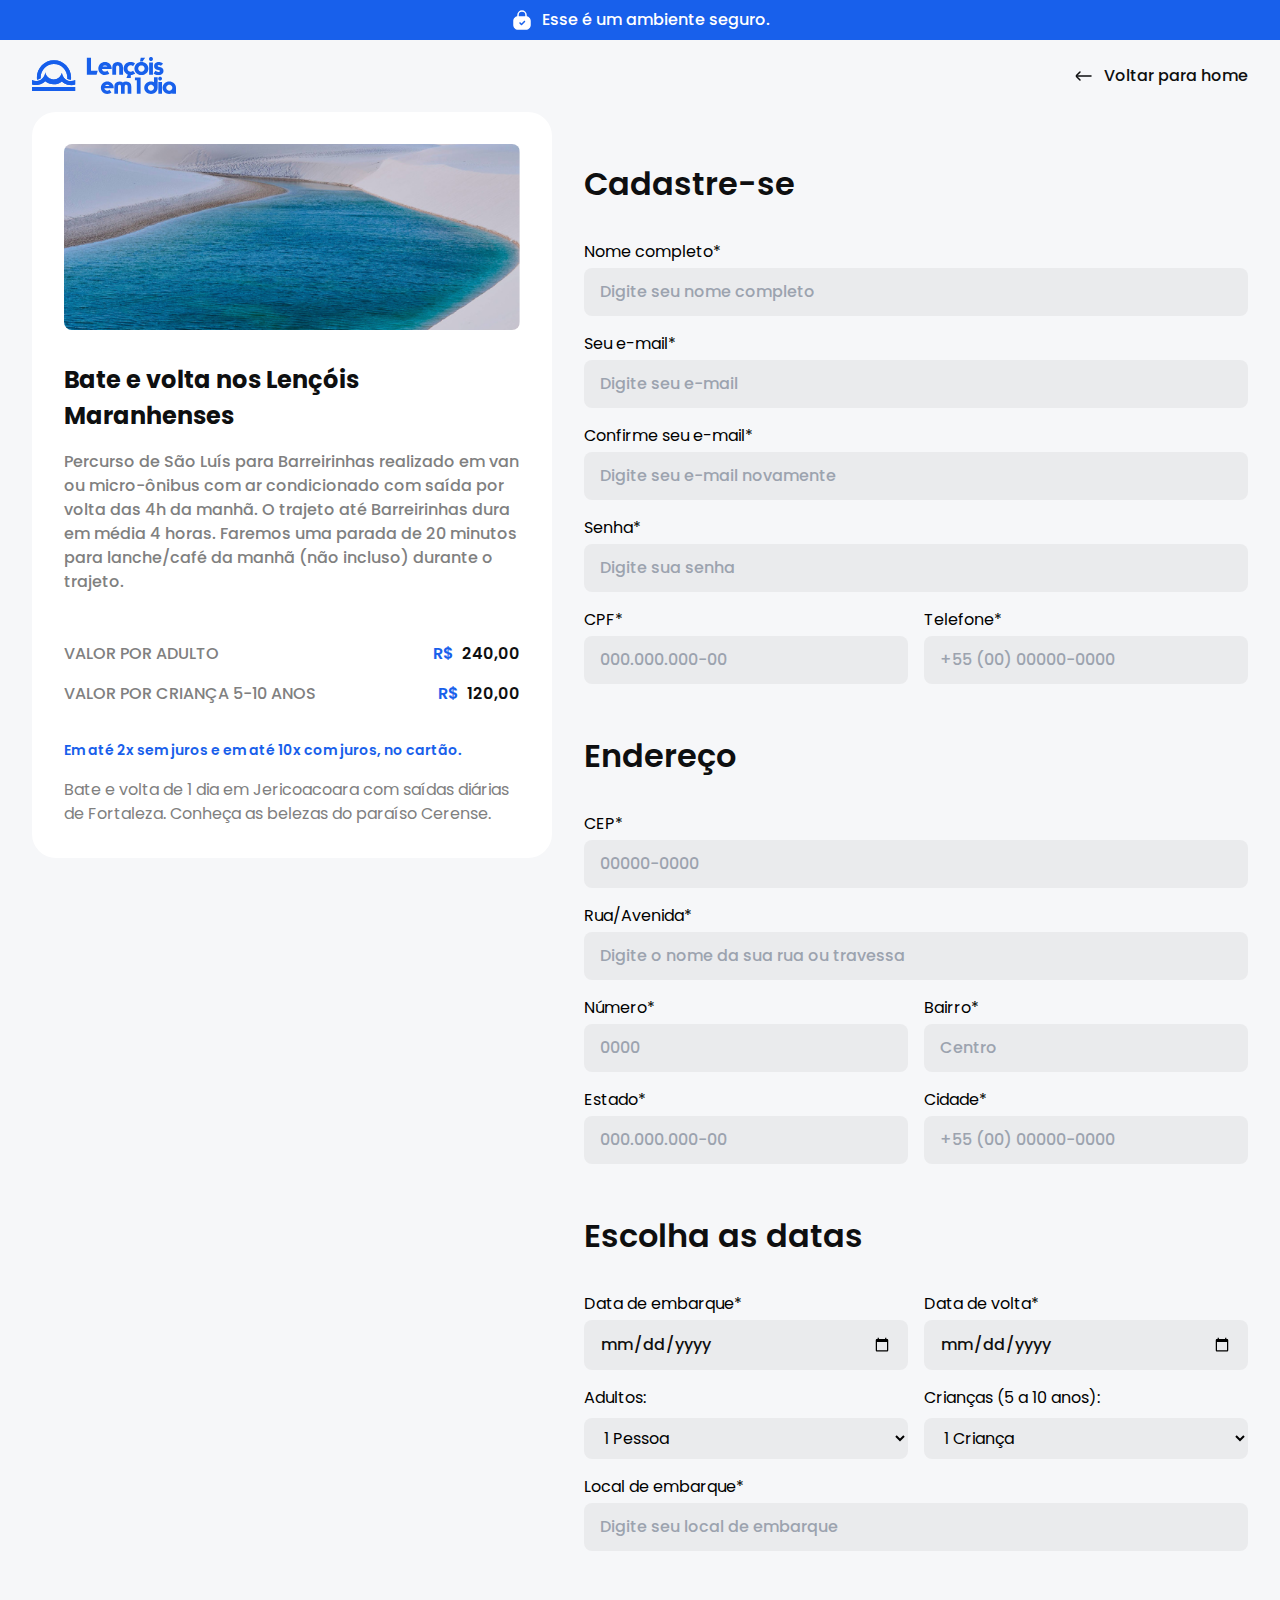
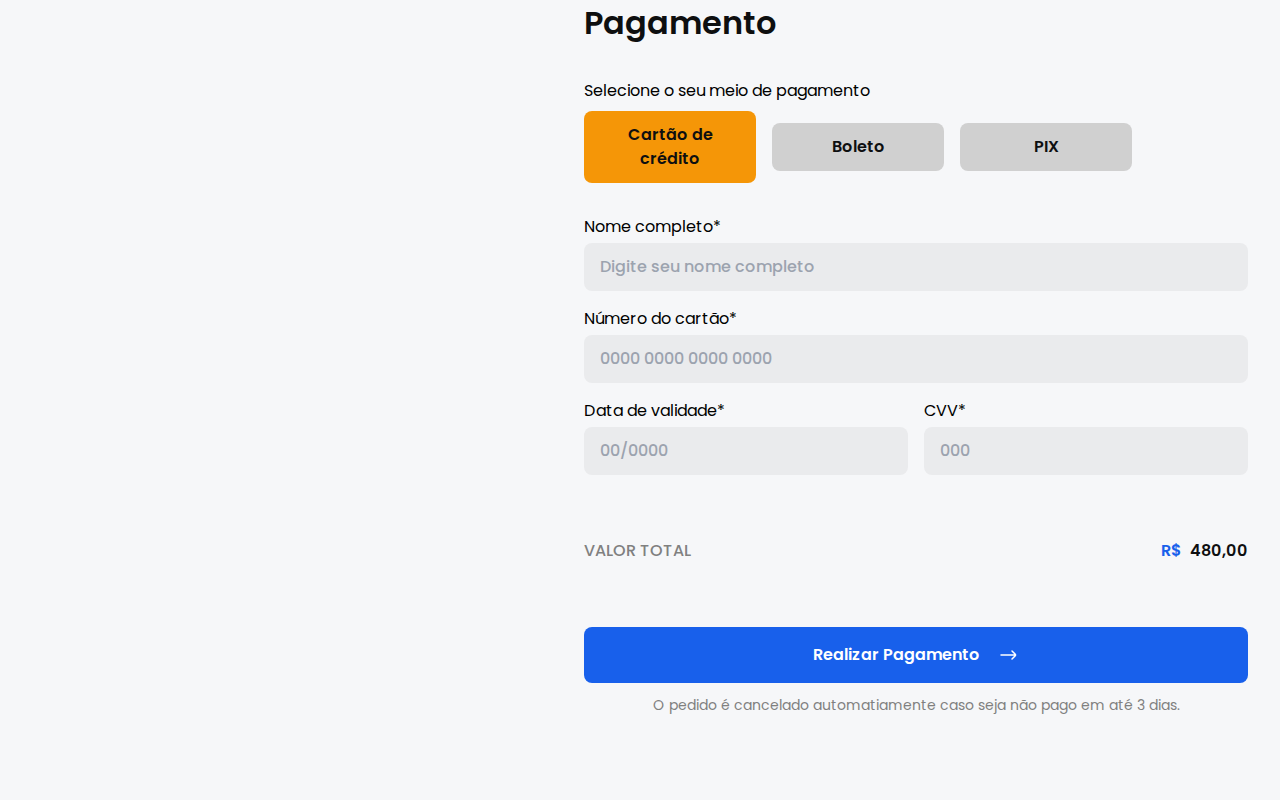
<file: checkout.html>
<!DOCTYPE html>
<html lang="PT-BR">
<head>
  <meta charset="UTF-8">
  <meta name="viewport" content="width=device-width, initial-scale=1.0">
  <title>Lençois em 1 dia - Checkout</title>
  <link rel="preconnect" href="https://fonts.googleapis.com">
  <link rel="preconnect" href="https://fonts.gstatic.com" crossorigin>
  <link href="https://fonts.googleapis.com/css2?family=Inter:wght@300;400;500;600;700&family=Poppins:wght@300;400;500;600;700&display=swap" rel="stylesheet">
  <link rel="stylesheet" href="output.css">
</head>
<body>

  <div class="w-full bg-blue flex justify-center items-center gap-2 h-10">
    <img src="./assets/secure-icon.svg" alt="" srcset="">
    <p class="text-body16 font-medium text-white">Esse é um ambiente seguro.</p>
  </div>

  <header class="w-full h-[72px] container mx-auto">
    <div class="h-full w-full flex items-center justify-between px-5 md:px-0 ">
        <div>
          <img src="./assets/logo-blue.svg" alt="" srcset="">
        </div>
        <a href="/" class="flex items-center gap-2" href="">
          <img src="./assets/arrow-left.svg" alt="" srcset="">
          <p class="hidden md:block font-medium text-black text-body16">Voltar para home</p>
        </a>
    </div>
  </header>

  <main class="w-full container mx-auto flex flex-col md:flex-row items-start gap-[32px] mt-[84px] pb-[84px]">

    <div class="md:max-w-[520px] w-full bg-white border-2 border-border md:sticky top-[32px] left-0 right-0 rounded-3xl p-5 md:p-8">
      <div class="w-full">
        <img class="w-full object-cover h-[186px] rounded-lg" src="./assets/roteiro-bate-e-votla.png" alt="">
      </div>
      <div class="mt-8">
        <h1 class="text-head24 text-black font-bold">Bate e volta nos Lençóis Maranhenses</h1>
        <p class="mt-4 font-medium text-gray300 text-body16">Percurso de São Luís para Barreirinhas realizado em van ou micro-ônibus com ar condicionado com saída por volta das 4h da manhã. O trajeto até Barreirinhas dura em média 4 horas. Faremos uma parada de 20 minutos para lanche/café da manhã (não incluso) durante o trajeto.</p>
        <div class="flex flex-col gap-4 mt-12">
          <div class="w-full flex items-center justify-between ">
            <p class="uppercase text-body16 font-medium text-gray300">VALOR POR ADULTO</p>
            <div class="flex items-center gap-2">
              <span class="uppercase text-body16 text-blue font-semibold">R$</span>
              <p class="uppercase text-body16 text-black font-semibold">240,00</p>
            </div>
          </div>
          <div class="w-full flex items-center justify-between ">
            <p class="uppercase text-body16 font-medium text-gray300">VALOR POR CRIANÇA 5-10 ANOS</p>
            <div class="flex items-center gap-2">
              <span class="uppercase text-body16 text-blue font-semibold">R$</span>
              <p class="uppercase text-body16 text-black font-semibold">120,00</p>
            </div>
          </div>
        </div>
        <div class="mt-8">
          <span class="text-blue text-sm14 font-semibold">
            Em até 2x sem juros e em até 10x com juros, no cartão.
          </span>
        </div>
        <p class="mt-4 text-body16 font-normal text-gray300">Bate e volta de 1 dia em Jericoacoara com saídas diárias de Fortaleza. Conheça as belezas do paraíso Cerense.</p>
      </div>
    </div>

   <div class="w-full px-5 md:px-0">
    <form>

      <div class="mt-12">
        <h1 class="text-black font-semibold text-head32">Cadastre-se</h1>
        <div class="w-full mt-8 flex flex-col gap-4">
          <div>
            <label for="">Nome completo*</label>
            <input class="w-full px-4 py-3 bg-input rounded-lg mt-1 text-black outline-blue font-medium" placeholder="Digite seu nome completo" type="text">
          </div>
          <div>
            <label for="">Seu e-mail*</label>
            <input class="w-full px-4 py-3 bg-input rounded-lg mt-1 text-black outline-blue font-medium" placeholder="Digite seu e-mail" type="text">
          </div>
          <div>
            <label for="">Confirme seu e-mail*</label>
            <input class="w-full px-4 py-3 bg-input rounded-lg mt-1 text-black outline-blue font-medium" placeholder="Digite seu e-mail novamente" type="text">
          </div>
          <div>
            <label for="">Senha*</label>
            <input class="w-full px-4 py-3 bg-input rounded-lg mt-1 text-black outline-blue font-medium" placeholder="Digite sua senha" type="text">
          </div>
          <div class="grid grid-cols-1 md:grid-cols-2 gap-4">
            <div>
              <label for="">CPF*</label>
              <input class="w-full px-4 py-3 bg-input rounded-lg mt-1 text-black outline-blue font-medium" placeholder="000.000.000-00" type="text">
            </div>
            <div>
              <label for="">Telefone*</label>
              <input class="w-full px-4 py-3 bg-input rounded-lg mt-1 text-black outline-blue font-medium" placeholder="+55 (00) 00000-0000" type="text">
            </div>
          </div>
        </div>
      </div>

      <div class="mt-12">
        <h1 class="text-black font-semibold text-head32">Endereço</h1>
        <div class="w-full mt-8 flex flex-col gap-4">
          <div>
            <label for="">CEP*</label>
            <input class="w-full px-4 py-3 bg-input rounded-lg mt-1 text-black outline-blue font-medium" placeholder="00000-0000" type="text">
          </div>
          <div>
            <label for="">Rua/Avenida*</label>
            <input class="w-full px-4 py-3 bg-input rounded-lg mt-1 text-black outline-blue font-medium" placeholder="Digite o nome da sua rua ou travessa" type="text">
          </div>
            <div class="grid grid-cols-1 md:grid-cols-2 gap-4">
              <div>
                <label for="">Número*</label>
                <input class="w-full px-4 py-3 bg-input rounded-lg mt-1 text-black outline-blue font-medium" placeholder="0000" type="text">
              </div>
              <div>
                <label for="">Bairro*</label>
                <input class="w-full px-4 py-3 bg-input rounded-lg mt-1 text-black outline-blue font-medium" placeholder="Centro" type="text">
              </div>
            </div>
          <div class="grid grid-cols-1 md:grid-cols-2 gap-4">
            <div>
              <label for="">Estado*</label>
              <input class="w-full px-4 py-3 bg-input rounded-lg mt-1 text-black outline-blue font-medium" placeholder="000.000.000-00" type="text">
            </div>
            <div>
              <label for="">Cidade*</label>
              <input class="w-full px-4 py-3 bg-input rounded-lg mt-1 text-black outline-blue font-medium" placeholder="+55 (00) 00000-0000" type="text">
            </div>
          </div>
        </div>
      </div>

      <div class="mt-12">
        <h1 class="text-black font-semibold text-head32">Escolha as datas</h1>
        <div class="w-full mt-8 flex flex-col gap-4">
          
            <div class="grid grid-cols-1 md:grid-cols-2 gap-4">
              <div>
                <label for="">Data de embarque*</label>
                <input class="w-full px-4 py-3 bg-input rounded-lg mt-1 text-black outline-blue font-medium" placeholder="0000" type="date">
              </div>
              <div>
                <label for="">Data de volta*</label>
                <input class="w-full px-4 py-3 bg-input rounded-lg mt-1 text-black outline-blue font-medium" placeholder="Centro" type="date">
              </div>
            </div>
            <div class="grid grid-cols-1 md:grid-cols-2 gap-4">
              <div class="flex flex-col items-start">
                <label for="">Adultos:</label>
                <select class="w-full mt-2 px-4 py-2 rounded-lg bg-[#EAEBED] outline-blue border-2 border-border" name="" id="">
                  <option value="" disabled>Selecione a Qntd.</option>
                  <option value="1" >1 Pessoa</option>
                  <option value="2" >2 Pessoas</option>
                  <option value="3" >3 Pessoas</option>
                  <option value="4" >4 Pessoas</option>
                  <option value="5" >5 Pessoas</option>
                  <option value="6" >6 Pessoas</option>
                  <option value="7" >7 Pessoas</option>
                  <option value="8" >8 Pessoas</option>
                  <option value="9" >9 Pessoas</option>
                  <option value="10" >10 Pessoas</option>
                  <option value="11" >11 Pessoas</option>
                  <option value="12" >12 Pessoa</option>
                  <option value="13" >13 Pessoas</option>
                  <option value="14" >14 Pessoas</option>
                </select>
              </div>
              <div class="flex flex-col items-start">
                <label for="">Crianças (5 a 10 anos):</label>
                <select class="w-full mt-2 px-4 py-2 rounded-lg bg-[#EAEBED] outline-blue border-2 border-border" name="" id="">
                  <option value="" disabled>Selecione a Qntd.</option>
                  <option value="1" >1 Criança</option>
                  <option value="2" >2 Crianças</option>
                  <option value="3" >3 Crianças</option>
                  <option value="4" >4 Crianças</option>
                  <option value="5" >5 Crianças</option>
                  <option value="6" >6 Crianças</option>
                  <option value="7" >7 Crianças</option>
                  <option value="8" >8 Crianças</option>
                  <option value="9" >9 Crianças</option>
                  <option value="10" >10 Crianças</option>
                  <option value="11" >11 Crianças</option>
                  <option value="12" >12 Crianças</option>
                  <option value="13" >13 Crianças</option>
                  <option value="14" >14 Crianças</option>
                  <option value="15" >15 Crianças</option>
                </select>
              </div>
            </div>
            <div>
              <label for="">Local de embarque*</label>
              <input class="w-full px-4 py-3 bg-input rounded-lg mt-1 text-black outline-blue font-medium" placeholder="Digite seu local de embarque" type="text">
            </div>
        </div>
      </div>

      <div class="mt-12">
        <h1 class="text-black font-semibold text-head32">Pagamento</h1>

        <div class="mt-8">
          <span>Selecione o seu meio de pagamento</span>
          <div class="flex flex-wrap items-center gap-4 mt-2">
            <button class="bg-yellow rounded-lg p-3 md:max-w-[172px] w-full">
              <p class="text-body16 text-black font-semibold">Cartão de crédito</p>
            </button>
            <button class="bg-border rounded-lg p-3 md:max-w-[172px] w-full">
              <p class="text-body16 text-black font-semibold">Boleto</p>
            </button>
            <button class="bg-border rounded-lg p-3 md:max-w-[172px] w-full">
              <p class="text-body16 text-black font-semibold">PIX</p>
            </button>
          </div>
        </div>
        <div class="w-full mt-8 flex flex-col gap-4">


          <div>
            <label for="">Nome completo*</label>
            <input class="w-full px-4 py-3 bg-input rounded-lg mt-1 text-black outline-blue font-medium" placeholder="Digite seu nome completo" type="text">
          </div>

          <div>
            <label for="">Número do cartão*</label>
            <input class="w-full px-4 py-3 bg-input rounded-lg mt-1 text-black outline-blue font-medium" placeholder="0000 0000 0000 0000" type="text">
          </div>
          
          <div class="grid grid-cols-1 md:grid-cols-2 gap-4">
            <div>
              <label for="">Data de validade*</label>
              <input class="w-full px-4 py-3 bg-input rounded-lg mt-1 text-black outline-blue font-medium" placeholder="00/0000" type="text">
            </div>
            <div>
              <label for="">CVV*</label>
              <input class="w-full px-4 py-3 bg-input rounded-lg mt-1 text-black outline-blue font-medium" placeholder="000" type="text">
            </div>
          </div>

          <div class="w-full flex items-center justify-between mt-12">
            <p class="uppercase text-body16 font-medium text-gray300">Valor total</p>
            <div class="flex items-center gap-2">
              <span class="uppercase text-body16 text-blue font-semibold">R$</span>
              <p class="uppercase text-body16 text-black font-semibold">480,00</p>
            </div>
          </div>

          <div class="w-full">
            <button class="w-full h-[56px] rounded-lg bg-blue flex items-center justify-center gap-4 mt-12">
              <p class="text-white font-semibold text-button16">Realizar Pagamento</p>
              <img src="./assets/arrow-right.svg" alt="" srcset="">
            </button>
            <p class="font-normal text-center text-sm14 text-gray300 mt-3">O pedido é cancelado automatiamente caso seja não pago em até 3 dias.
            </p>
          </div>
          

        </div>
      </div>

    </form>
   </div>

  </main>

 <script defer src="./script.js"></script>
</body>
</html>
</file>
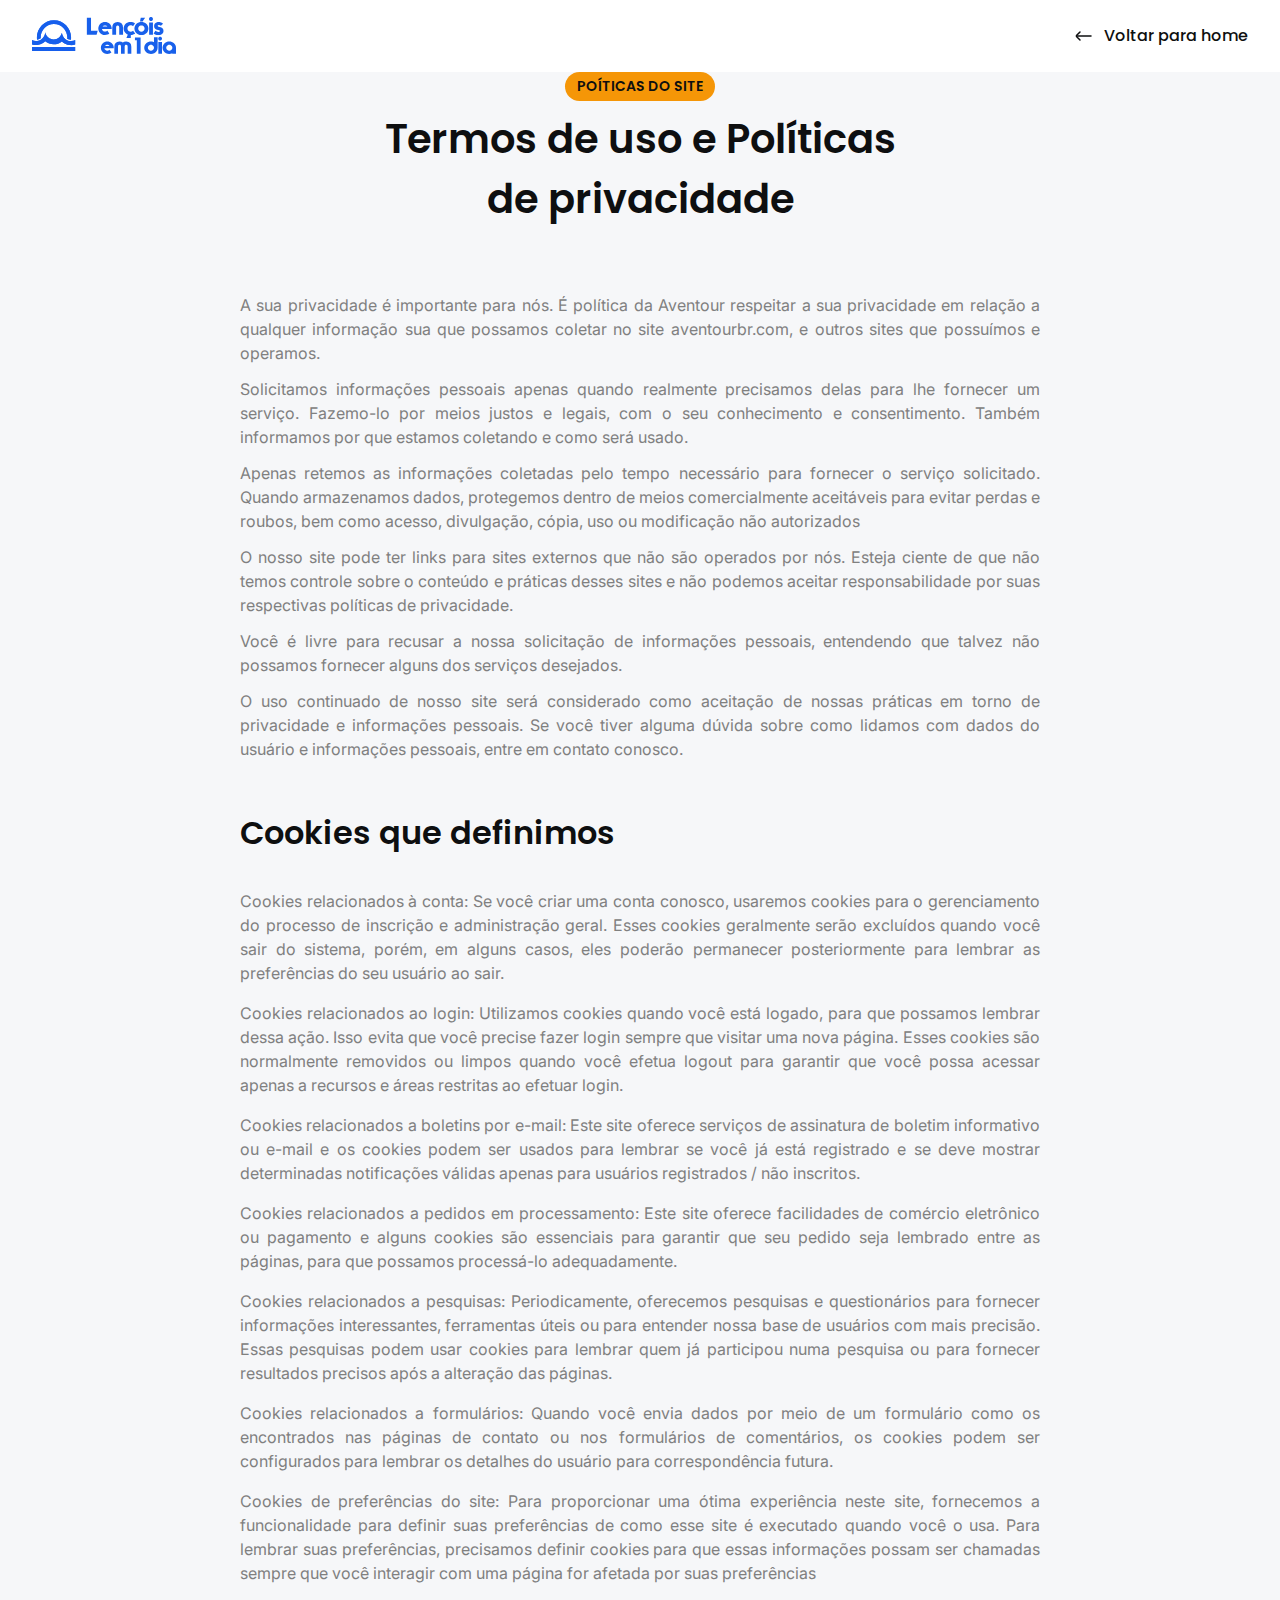
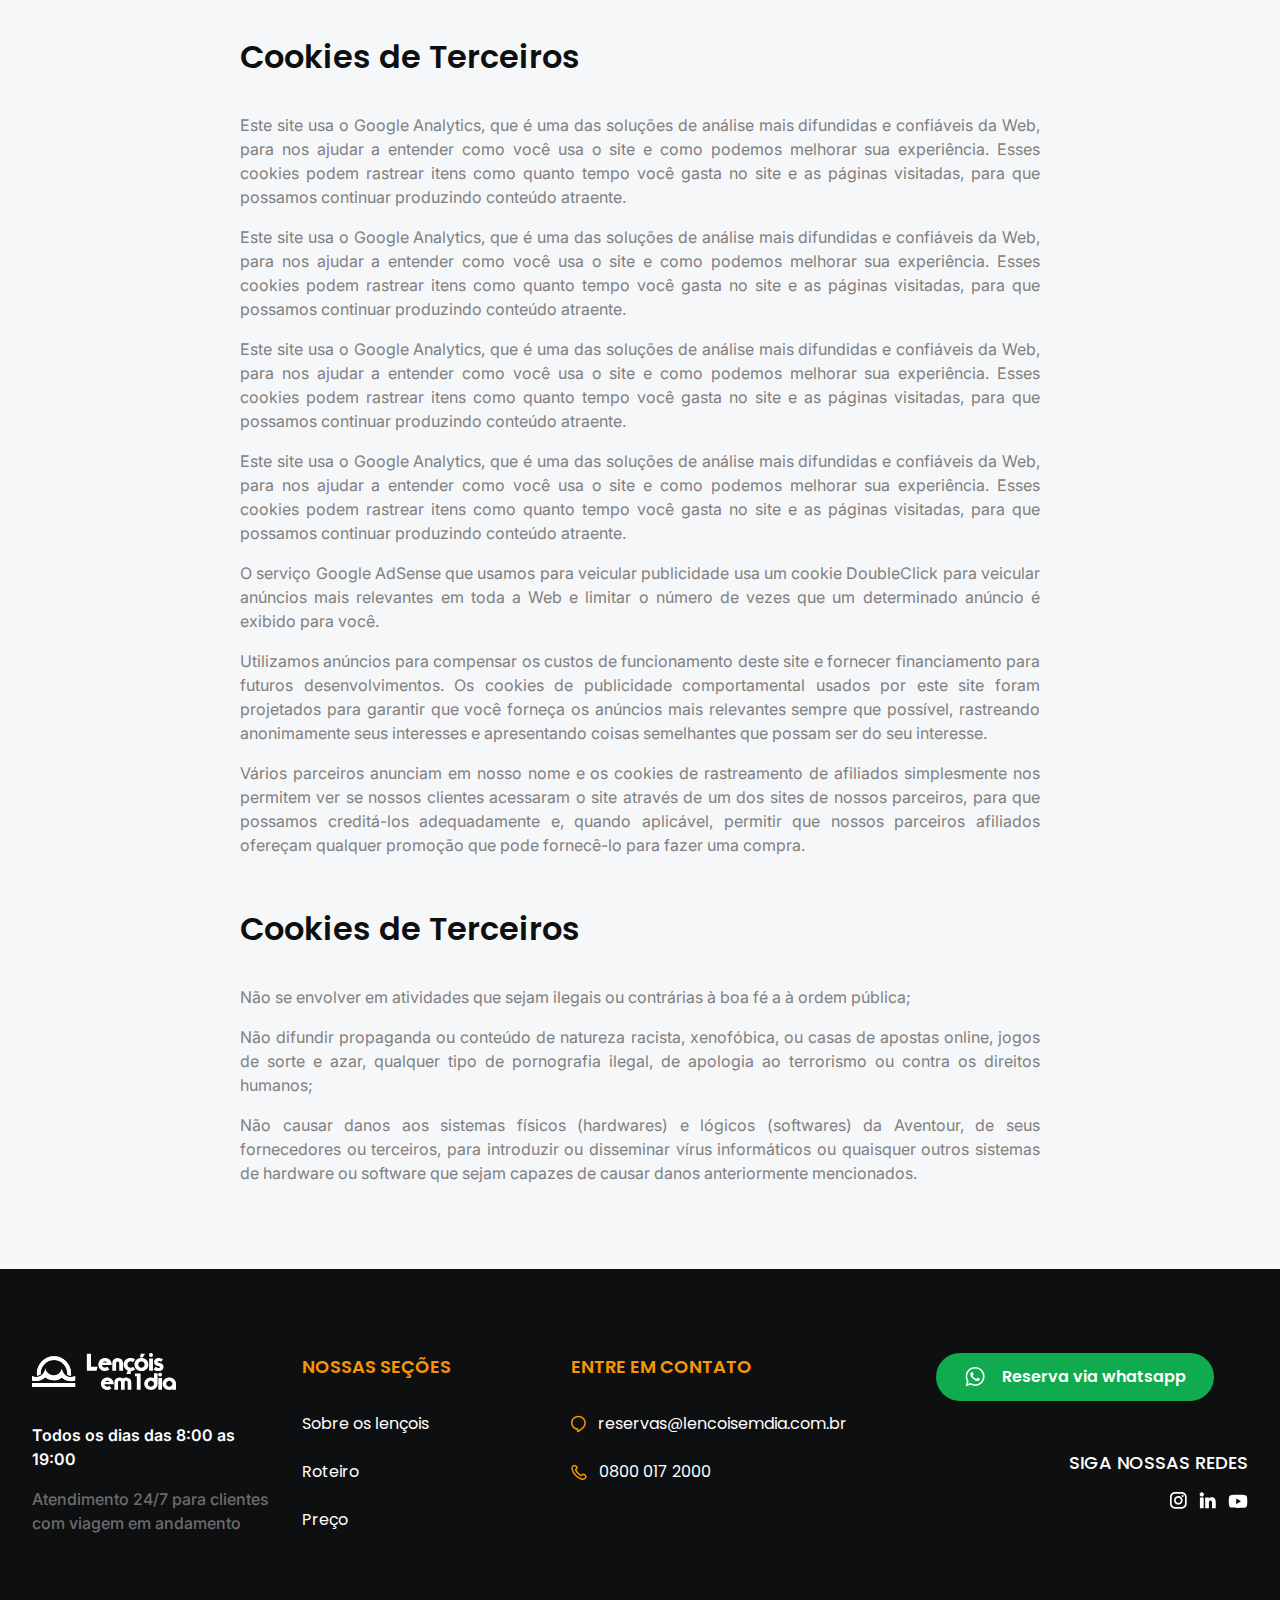
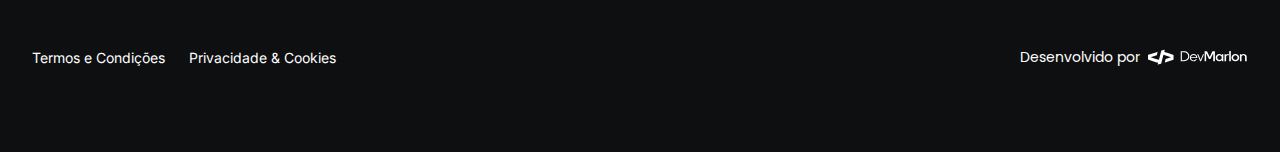
<file: termos-de-uso-e-politicas-de-privacidade.html>
<!DOCTYPE html>
<html lang="PT-BR">
<head>
  <meta charset="UTF-8">
  <meta name="viewport" content="width=device-width, initial-scale=1.0">
  <title>Lençois em 1 dia - Termos de uso e Políticas de privacidade</title>
  <link rel="preconnect" href="https://fonts.googleapis.com">
  <link rel="preconnect" href="https://fonts.gstatic.com" crossorigin>
  <link href="https://fonts.googleapis.com/css2?family=Inter:wght@300;400;500;600;700&family=Poppins:wght@300;400;500;600;700&display=swap" rel="stylesheet">
  <link rel="stylesheet" href="output.css">
</head>
<body>

  <div class="bg-white">
  <header class="w-full h-[72px] container mx-auto ">
    <div class="h-full w-full flex items-center justify-between px-5 md:px-0 ">
        <div>
          <img src="./assets/logo-blue.svg" alt="" srcset="">
        </div>
        <a href="/" class="flex items-center gap-2" href="">
          <img src="./assets/arrow-left.svg" alt="" srcset="">
          <p class="hidden md:block font-medium text-black text-body16">Voltar para home</p>
        </a>
    </div>
  </header>
</div>

  <main class="w-full container mx-auto pt-[84px] pb-[84px] px-5 md:px-0">

    <div class="flex flex-col items-center">
      <div class="bg-yellow py-1 px-3 rounded-3xl inline-flex"><p class="uppercase text-black text-body14 font-semibold">POÍTICAS DO SITE</p></div>
      <h2 class="font-semibold text-head40 text-black mt-2 max-w-[524px] text-center">Termos de uso e Políticas de privacidade</h2>
    </div>

    <div class="max-w-[800px] mx-auto mt-16">

      <div class="flex flex-col gap-3">
        <p class="font-inter font-normal text-body16 text-gray300 text-justify">A sua privacidade é importante para nós. É política da Aventour respeitar a sua privacidade em relação a qualquer informação sua que possamos coletar no site aventourbr.com, e outros sites que possuímos e operamos.</p>
        <p class="font-inter font-normal text-body16 text-gray300 text-justify">Solicitamos informações pessoais apenas quando realmente precisamos delas para lhe fornecer um serviço. Fazemo-lo por meios justos e legais, com o seu conhecimento e consentimento. Também informamos por que estamos coletando e como será usado.</p>
        <p class="font-inter font-normal text-body16 text-gray300 text-justify">Apenas retemos as informações coletadas pelo tempo necessário para fornecer o serviço solicitado. Quando armazenamos dados, protegemos dentro de meios comercialmente aceitáveis ​​para evitar perdas e roubos, bem como acesso, divulgação, cópia, uso ou modificação não autorizados</p>
        <p class="font-inter font-normal text-body16 text-gray300 text-justify">O nosso site pode ter links para sites externos que não são operados por nós. Esteja ciente de que não temos controle sobre o conteúdo e práticas desses sites e não podemos aceitar responsabilidade por suas respectivas políticas de privacidade.</p>
        <p class="font-inter font-normal text-body16 text-gray300 text-justify">Você é livre para recusar a nossa solicitação de informações pessoais, entendendo que talvez não possamos fornecer alguns dos serviços desejados.</p>
        <p class="font-inter font-normal text-body16 text-gray300 text-justify">O uso continuado de nosso site será considerado como aceitação de nossas práticas em torno de privacidade e informações pessoais. Se você tiver alguma dúvida sobre como lidamos com dados do usuário e informações pessoais, entre em contato conosco.</p>
      </div>

      <div class="mt-12">
        <h3 class="text-head32 text-black font-semibold">Cookies que definimos</h3>
        <ul class="flex flex-col gap-4 mt-8">
          <li class="">
            <p class="font-inter font-normal text-body16 text-gray300 text-justify">Cookies relacionados à conta: Se você criar uma conta conosco, usaremos cookies para o gerenciamento do processo de inscrição e administração geral. Esses cookies geralmente serão excluídos quando você sair do sistema, porém, em alguns casos, eles poderão permanecer posteriormente para lembrar as preferências do seu usuário ao sair.
            </p>
          </li>
            <li>
              <p class="font-inter font-normal text-body16 text-gray300 text-justify">Cookies relacionados ao login: Utilizamos cookies quando você está logado, para que possamos lembrar dessa ação. Isso evita que você precise fazer login sempre que visitar uma nova página. Esses cookies são normalmente removidos ou limpos quando você efetua logout para garantir que você possa acessar apenas a recursos e áreas restritas ao efetuar login.
              </p>
            </li>
            <li>
              <p class="font-inter font-normal text-body16 text-gray300 text-justify">Cookies relacionados a boletins por e-mail: Este site oferece serviços de assinatura de boletim informativo ou e-mail e os cookies podem ser usados ​​para lembrar se você já está registrado e se deve mostrar determinadas notificações válidas apenas para usuários registrados / não inscritos.
              </p>
            </li>
            <li>
              <p class="font-inter font-normal text-body16 text-gray300 text-justify">Cookies relacionados a pedidos em processamento: Este site oferece facilidades de comércio eletrônico ou pagamento e alguns cookies são essenciais para garantir que seu pedido seja lembrado entre as páginas, para que possamos processá-lo adequadamente.
              </p>
            </li>
            <li>
              <p class="font-inter font-normal text-body16 text-gray300 text-justify">Cookies relacionados a pesquisas: Periodicamente, oferecemos pesquisas e questionários para fornecer informações interessantes, ferramentas úteis ou para entender nossa base de usuários com mais precisão. Essas pesquisas podem usar cookies para lembrar quem já participou numa pesquisa ou para fornecer resultados precisos após a alteração das páginas.
              </p>
            </li>
            <li>
              <p class="font-inter font-normal text-body16 text-gray300 text-justify">Cookies relacionados a formulários: Quando você envia dados por meio de um formulário como os encontrados nas páginas de contato ou nos formulários de comentários, os cookies podem ser configurados para lembrar os detalhes do usuário para correspondência futura.
              </p>
            </li>
            <li>
              <p class="font-inter font-normal text-body16 text-gray300 text-justify">Cookies de preferências do site: Para proporcionar uma ótima experiência neste site, fornecemos a funcionalidade para definir suas preferências de como esse site é executado quando você o usa. Para lembrar suas preferências, precisamos definir cookies para que essas informações possam ser chamadas sempre que você interagir com uma página for afetada por suas preferências
              </p>
            </li>
        </ul>
      </div>

      <div class="mt-12">
        <h3 class="text-head32 text-black font-semibold">Cookies de Terceiros</h3>
        <ul class="flex flex-col gap-4 mt-8">
          <li class="">
            <p class="font-inter font-normal text-body16 text-gray300 text-justify">Este site usa o Google Analytics, que é uma das soluções de análise mais difundidas e confiáveis ​​da Web, para nos ajudar a entender como você usa o site e como podemos melhorar sua experiência. Esses cookies podem rastrear itens como quanto tempo você gasta no site e as páginas visitadas, para que possamos continuar produzindo conteúdo atraente.
            </p>
          </li>
            <li>
              <p class="font-inter font-normal text-body16 text-gray300 text-justify">Este site usa o Google Analytics, que é uma das soluções de análise mais difundidas e confiáveis ​​da Web, para nos ajudar a entender como você usa o site e como podemos melhorar sua experiência. Esses cookies podem rastrear itens como quanto tempo você gasta no site e as páginas visitadas, para que possamos continuar produzindo conteúdo atraente.
              </p>
            </li>
            <li>
              <p class="font-inter font-normal text-body16 text-gray300 text-justify">Este site usa o Google Analytics, que é uma das soluções de análise mais difundidas e confiáveis ​​da Web, para nos ajudar a entender como você usa o site e como podemos melhorar sua experiência. Esses cookies podem rastrear itens como quanto tempo você gasta no site e as páginas visitadas, para que possamos continuar produzindo conteúdo atraente.
              </p>
            </li>
            <li>
              <p class="font-inter font-normal text-body16 text-gray300 text-justify">Este site usa o Google Analytics, que é uma das soluções de análise mais difundidas e confiáveis ​​da Web, para nos ajudar a entender como você usa o site e como podemos melhorar sua experiência. Esses cookies podem rastrear itens como quanto tempo você gasta no site e as páginas visitadas, para que possamos continuar produzindo conteúdo atraente.
              </p>
            </li>
            <li>
              <p class="font-inter font-normal text-body16 text-gray300 text-justify">O serviço Google AdSense que usamos para veicular publicidade usa um cookie DoubleClick para veicular anúncios mais relevantes em toda a Web e limitar o número de vezes que um determinado anúncio é exibido para você.
              </p>
            </li>
            <li>
              <p class="font-inter font-normal text-body16 text-gray300 text-justify">Utilizamos anúncios para compensar os custos de funcionamento deste site e fornecer financiamento para futuros desenvolvimentos. Os cookies de publicidade comportamental usados ​​por este site foram projetados para garantir que você forneça os anúncios mais relevantes sempre que possível, rastreando anonimamente seus interesses e apresentando coisas semelhantes que possam ser do seu interesse.
              </p>
            </li>
            <li>
              <p class="font-inter font-normal text-body16 text-gray300 text-justify">Vários parceiros anunciam em nosso nome e os cookies de rastreamento de afiliados simplesmente nos permitem ver se nossos clientes acessaram o site através de um dos sites de nossos parceiros, para que possamos creditá-los adequadamente e, quando aplicável, permitir que nossos parceiros afiliados ofereçam qualquer promoção que pode fornecê-lo para fazer uma compra.
              </p>
            </li>
        </ul>
      </div>

      <div class="mt-12">
        <h3 class="text-head32 text-black font-semibold">Cookies de Terceiros</h3>
        <ul class="flex flex-col gap-4 mt-8">
          <li class="">
            <p class="font-inter font-normal text-body16 text-gray300 text-justify">Não se envolver em atividades que sejam ilegais ou contrárias à boa fé a à ordem pública;
            </p>
          </li>
            <li>
              <p class="font-inter font-normal text-body16 text-gray300 text-justify">Não difundir propaganda ou conteúdo de natureza racista, xenofóbica, ou casas de apostas online, jogos de sorte e azar, qualquer tipo de pornografia ilegal, de apologia ao terrorismo ou contra os direitos humanos;
              </p>
            </li>
            <li>
              <p class="font-inter font-normal text-body16 text-gray300 text-justify">Não causar danos aos sistemas físicos (hardwares) e lógicos (softwares) da Aventour, de seus fornecedores ou terceiros, para introduzir ou disseminar vírus informáticos ou quaisquer outros sistemas de hardware ou software que sejam capazes de causar danos anteriormente mencionados.
              </p>
            </li>
            
        </ul>
      </div>

    </div>

  </main>

  <footer class="bg-black w-full py-[84px] px-4 lg:px-0 transition-all">
    <div class="container w-full">
      <div class="w-full flex flex-col md:flex-row items-start justify-between mb-[56px]">
        <div class="max-w-[800px] w-full flex flex-wrap md:flex-nowrap items-start justify-between gap-8">
  
          <div class="max-w-[276px] w-full">
            <img src="./assets/logo-white.svg" alt="" srcset="">
            <p class="font-inter text-white text-body16 font-semibold mt-8">Todos os dias das 8:00 as 19:00</p>
            <p class="font-inter font-medium text-white text-opacity-40 mt-4">Atendimento 24/7 para clientes com viagem em andamento</p>
          </div>
          <div class="max-w-[276px] w-full">
            <h4 class="uppercase text-yellow text-body18 font-semibold">NOSSAS SEÇÕES</h4>
            <ul class="flex flex-col gap-6 mt-8">
              <li><a class="font-normal text-white text-body16" href="/#sobre-os-lençois">Sobre os lençois</a></li>
              <li><a class="font-normal text-white text-body16" href="/#roteiro">Roteiro</a></li>
              <li><a class="font-normal text-white text-body16" href="/#valores">Preço</a></li>
            </ul>
          </div>
          <div class="max-w-[276px] w-full">
            <h4 class="uppercase text-yellow text-body18 font-semibold">ENTRE EM CONTATO</h4>
            <ul class="flex flex-col gap-6 mt-8">
              <li><a class="font-normal text-white text-body16 flex items-center gap-3" href="#valores">
                <img src="./assets/chat.svg" alt="">
                reservas@lencoisemdia.com.br
              </a></li>
              <li><a class="font-normal text-white text-body16 flex items-center gap-3" href="#valores">
                <img src="./assets/phone.svg" alt="">
                0800 017 2000
              </a></li>
            </ul>
          </div>
  
        </div>
        <div class="w-full max-w-[312px] mt-12 md:mt-0">
            <a class=" bg-green rounded-3xl w-full max-w-[278px] py-3 flex items-center justify-center text-white font-semibold gap-4" href="#valores">
              <img src="./assets/whatsapp.svg" alt="" srcset="">
              Reserva via whatsapp
            </a>
            <div class="flex flex-col md:items-end mt-12">
              <p class="uppercase text-body18 text-white font-medium">SIGA NOSSAS REDES</p>
              <div class="flex items-center gap-8 md:gap-3 mt-4">
                <a href="#valores">
                  <img src="./assets/instagram.svg" alt="" srcset="">
                </a>
                <a href="#valores">
                  <img src="./assets/linkedin.svg" alt="" srcset="">
                </a>
                <a href="#valores">
                  <img src="./assets/youtube.svg" alt="" srcset="">
                </a>
              </div>
            </div>
        </div>
      </div>
      <div class="md:pt-[56px] border-top border-white">
        <div class="w-full flex flex-col md:flex-row md:items-start md:justify-between">
          <div class="flex items-center gap-6">
            <a class="font-inter text-white text-body14 font-normal" href="/termos-de-uso-e-politicas-de-privacidade.html">Termos e Condições</a>
            <a class="font-inter text-white text-body14 font-normal" href="/termos-de-uso-e-politicas-de-privacidade.html">Privacidade & Cookies</a>
          </div>
          <div class="flex justify-center md:justify-normal items-center gap-2 mt-16 md:mt-0">
            <p class=" text-white text-body14 font-normal" >Desenvolvido por</p>
            <img src="./assets/devmarlon.svg" alt="" srcset="">
          </div>
        </div>
        <div></div>
      </div>
    </div>
   </footer>

 <script defer src="./script.js"></script>
</body>
</html>
</file>
<file: output.css>
/*
! tailwindcss v3.3.3 | MIT License | https://tailwindcss.com
*/

/*
1. Prevent padding and border from affecting element width. (https://github.com/mozdevs/cssremedy/issues/4)
2. Allow adding a border to an element by just adding a border-width. (https://github.com/tailwindcss/tailwindcss/pull/116)
*/

*,
::before,
::after {
  box-sizing: border-box;
  /* 1 */
  border-width: 0;
  /* 2 */
  border-style: solid;
  /* 2 */
  border-color: #e5e7eb;
  /* 2 */
}

::before,
::after {
  --tw-content: '';
}

/*
1. Use a consistent sensible line-height in all browsers.
2. Prevent adjustments of font size after orientation changes in iOS.
3. Use a more readable tab size.
4. Use the user's configured `sans` font-family by default.
5. Use the user's configured `sans` font-feature-settings by default.
6. Use the user's configured `sans` font-variation-settings by default.
*/

html {
  line-height: 1.5;
  /* 1 */
  -webkit-text-size-adjust: 100%;
  /* 2 */
  -moz-tab-size: 4;
  /* 3 */
  -o-tab-size: 4;
     tab-size: 4;
  /* 3 */
  font-family: ui-sans-serif, system-ui, -apple-system, BlinkMacSystemFont, "Segoe UI", Roboto, "Helvetica Neue", Arial, "Noto Sans", sans-serif, "Apple Color Emoji", "Segoe UI Emoji", "Segoe UI Symbol", "Noto Color Emoji";
  /* 4 */
  font-feature-settings: normal;
  /* 5 */
  font-variation-settings: normal;
  /* 6 */
}

/*
1. Remove the margin in all browsers.
2. Inherit line-height from `html` so users can set them as a class directly on the `html` element.
*/

body {
  margin: 0;
  /* 1 */
  line-height: inherit;
  /* 2 */
}

/*
1. Add the correct height in Firefox.
2. Correct the inheritance of border color in Firefox. (https://bugzilla.mozilla.org/show_bug.cgi?id=190655)
3. Ensure horizontal rules are visible by default.
*/

hr {
  height: 0;
  /* 1 */
  color: inherit;
  /* 2 */
  border-top-width: 1px;
  /* 3 */
}

/*
Add the correct text decoration in Chrome, Edge, and Safari.
*/

abbr:where([title]) {
  -webkit-text-decoration: underline dotted;
          text-decoration: underline dotted;
}

/*
Remove the default font size and weight for headings.
*/

h1,
h2,
h3,
h4,
h5,
h6 {
  font-size: inherit;
  font-weight: inherit;
}

/*
Reset links to optimize for opt-in styling instead of opt-out.
*/

a {
  color: inherit;
  text-decoration: inherit;
}

/*
Add the correct font weight in Edge and Safari.
*/

b,
strong {
  font-weight: bolder;
}

/*
1. Use the user's configured `mono` font family by default.
2. Correct the odd `em` font sizing in all browsers.
*/

code,
kbd,
samp,
pre {
  font-family: ui-monospace, SFMono-Regular, Menlo, Monaco, Consolas, "Liberation Mono", "Courier New", monospace;
  /* 1 */
  font-size: 1em;
  /* 2 */
}

/*
Add the correct font size in all browsers.
*/

small {
  font-size: 80%;
}

/*
Prevent `sub` and `sup` elements from affecting the line height in all browsers.
*/

sub,
sup {
  font-size: 75%;
  line-height: 0;
  position: relative;
  vertical-align: baseline;
}

sub {
  bottom: -0.25em;
}

sup {
  top: -0.5em;
}

/*
1. Remove text indentation from table contents in Chrome and Safari. (https://bugs.chromium.org/p/chromium/issues/detail?id=999088, https://bugs.webkit.org/show_bug.cgi?id=201297)
2. Correct table border color inheritance in all Chrome and Safari. (https://bugs.chromium.org/p/chromium/issues/detail?id=935729, https://bugs.webkit.org/show_bug.cgi?id=195016)
3. Remove gaps between table borders by default.
*/

table {
  text-indent: 0;
  /* 1 */
  border-color: inherit;
  /* 2 */
  border-collapse: collapse;
  /* 3 */
}

/*
1. Change the font styles in all browsers.
2. Remove the margin in Firefox and Safari.
3. Remove default padding in all browsers.
*/

button,
input,
optgroup,
select,
textarea {
  font-family: inherit;
  /* 1 */
  font-feature-settings: inherit;
  /* 1 */
  font-variation-settings: inherit;
  /* 1 */
  font-size: 100%;
  /* 1 */
  font-weight: inherit;
  /* 1 */
  line-height: inherit;
  /* 1 */
  color: inherit;
  /* 1 */
  margin: 0;
  /* 2 */
  padding: 0;
  /* 3 */
}

/*
Remove the inheritance of text transform in Edge and Firefox.
*/

button,
select {
  text-transform: none;
}

/*
1. Correct the inability to style clickable types in iOS and Safari.
2. Remove default button styles.
*/

button,
[type='button'],
[type='reset'],
[type='submit'] {
  -webkit-appearance: button;
  /* 1 */
  background-color: transparent;
  /* 2 */
  background-image: none;
  /* 2 */
}

/*
Use the modern Firefox focus style for all focusable elements.
*/

:-moz-focusring {
  outline: auto;
}

/*
Remove the additional `:invalid` styles in Firefox. (https://github.com/mozilla/gecko-dev/blob/2f9eacd9d3d995c937b4251a5557d95d494c9be1/layout/style/res/forms.css#L728-L737)
*/

:-moz-ui-invalid {
  box-shadow: none;
}

/*
Add the correct vertical alignment in Chrome and Firefox.
*/

progress {
  vertical-align: baseline;
}

/*
Correct the cursor style of increment and decrement buttons in Safari.
*/

::-webkit-inner-spin-button,
::-webkit-outer-spin-button {
  height: auto;
}

/*
1. Correct the odd appearance in Chrome and Safari.
2. Correct the outline style in Safari.
*/

[type='search'] {
  -webkit-appearance: textfield;
  /* 1 */
  outline-offset: -2px;
  /* 2 */
}

/*
Remove the inner padding in Chrome and Safari on macOS.
*/

::-webkit-search-decoration {
  -webkit-appearance: none;
}

/*
1. Correct the inability to style clickable types in iOS and Safari.
2. Change font properties to `inherit` in Safari.
*/

::-webkit-file-upload-button {
  -webkit-appearance: button;
  /* 1 */
  font: inherit;
  /* 2 */
}

/*
Add the correct display in Chrome and Safari.
*/

summary {
  display: list-item;
}

/*
Removes the default spacing and border for appropriate elements.
*/

blockquote,
dl,
dd,
h1,
h2,
h3,
h4,
h5,
h6,
hr,
figure,
p,
pre {
  margin: 0;
}

fieldset {
  margin: 0;
  padding: 0;
}

legend {
  padding: 0;
}

ol,
ul,
menu {
  list-style: none;
  margin: 0;
  padding: 0;
}

/*
Reset default styling for dialogs.
*/

dialog {
  padding: 0;
}

/*
Prevent resizing textareas horizontally by default.
*/

textarea {
  resize: vertical;
}

/*
1. Reset the default placeholder opacity in Firefox. (https://github.com/tailwindlabs/tailwindcss/issues/3300)
2. Set the default placeholder color to the user's configured gray 400 color.
*/

input::-moz-placeholder, textarea::-moz-placeholder {
  opacity: 1;
  /* 1 */
  color: #9ca3af;
  /* 2 */
}

input::placeholder,
textarea::placeholder {
  opacity: 1;
  /* 1 */
  color: #9ca3af;
  /* 2 */
}

/*
Set the default cursor for buttons.
*/

button,
[role="button"] {
  cursor: pointer;
}

/*
Make sure disabled buttons don't get the pointer cursor.
*/

:disabled {
  cursor: default;
}

/*
1. Make replaced elements `display: block` by default. (https://github.com/mozdevs/cssremedy/issues/14)
2. Add `vertical-align: middle` to align replaced elements more sensibly by default. (https://github.com/jensimmons/cssremedy/issues/14#issuecomment-634934210)
   This can trigger a poorly considered lint error in some tools but is included by design.
*/

img,
svg,
video,
canvas,
audio,
iframe,
embed,
object {
  display: block;
  /* 1 */
  vertical-align: middle;
  /* 2 */
}

/*
Constrain images and videos to the parent width and preserve their intrinsic aspect ratio. (https://github.com/mozdevs/cssremedy/issues/14)
*/

img,
video {
  max-width: 100%;
  height: auto;
}

/* Make elements with the HTML hidden attribute stay hidden by default */

[hidden] {
  display: none;
}

*, ::before, ::after {
  --tw-border-spacing-x: 0;
  --tw-border-spacing-y: 0;
  --tw-translate-x: 0;
  --tw-translate-y: 0;
  --tw-rotate: 0;
  --tw-skew-x: 0;
  --tw-skew-y: 0;
  --tw-scale-x: 1;
  --tw-scale-y: 1;
  --tw-pan-x:  ;
  --tw-pan-y:  ;
  --tw-pinch-zoom:  ;
  --tw-scroll-snap-strictness: proximity;
  --tw-gradient-from-position:  ;
  --tw-gradient-via-position:  ;
  --tw-gradient-to-position:  ;
  --tw-ordinal:  ;
  --tw-slashed-zero:  ;
  --tw-numeric-figure:  ;
  --tw-numeric-spacing:  ;
  --tw-numeric-fraction:  ;
  --tw-ring-inset:  ;
  --tw-ring-offset-width: 0px;
  --tw-ring-offset-color: #fff;
  --tw-ring-color: rgb(59 130 246 / 0.5);
  --tw-ring-offset-shadow: 0 0 #0000;
  --tw-ring-shadow: 0 0 #0000;
  --tw-shadow: 0 0 #0000;
  --tw-shadow-colored: 0 0 #0000;
  --tw-blur:  ;
  --tw-brightness:  ;
  --tw-contrast:  ;
  --tw-grayscale:  ;
  --tw-hue-rotate:  ;
  --tw-invert:  ;
  --tw-saturate:  ;
  --tw-sepia:  ;
  --tw-drop-shadow:  ;
  --tw-backdrop-blur:  ;
  --tw-backdrop-brightness:  ;
  --tw-backdrop-contrast:  ;
  --tw-backdrop-grayscale:  ;
  --tw-backdrop-hue-rotate:  ;
  --tw-backdrop-invert:  ;
  --tw-backdrop-opacity:  ;
  --tw-backdrop-saturate:  ;
  --tw-backdrop-sepia:  ;
}

::backdrop {
  --tw-border-spacing-x: 0;
  --tw-border-spacing-y: 0;
  --tw-translate-x: 0;
  --tw-translate-y: 0;
  --tw-rotate: 0;
  --tw-skew-x: 0;
  --tw-skew-y: 0;
  --tw-scale-x: 1;
  --tw-scale-y: 1;
  --tw-pan-x:  ;
  --tw-pan-y:  ;
  --tw-pinch-zoom:  ;
  --tw-scroll-snap-strictness: proximity;
  --tw-gradient-from-position:  ;
  --tw-gradient-via-position:  ;
  --tw-gradient-to-position:  ;
  --tw-ordinal:  ;
  --tw-slashed-zero:  ;
  --tw-numeric-figure:  ;
  --tw-numeric-spacing:  ;
  --tw-numeric-fraction:  ;
  --tw-ring-inset:  ;
  --tw-ring-offset-width: 0px;
  --tw-ring-offset-color: #fff;
  --tw-ring-color: rgb(59 130 246 / 0.5);
  --tw-ring-offset-shadow: 0 0 #0000;
  --tw-ring-shadow: 0 0 #0000;
  --tw-shadow: 0 0 #0000;
  --tw-shadow-colored: 0 0 #0000;
  --tw-blur:  ;
  --tw-brightness:  ;
  --tw-contrast:  ;
  --tw-grayscale:  ;
  --tw-hue-rotate:  ;
  --tw-invert:  ;
  --tw-saturate:  ;
  --tw-sepia:  ;
  --tw-drop-shadow:  ;
  --tw-backdrop-blur:  ;
  --tw-backdrop-brightness:  ;
  --tw-backdrop-contrast:  ;
  --tw-backdrop-grayscale:  ;
  --tw-backdrop-hue-rotate:  ;
  --tw-backdrop-invert:  ;
  --tw-backdrop-opacity:  ;
  --tw-backdrop-saturate:  ;
  --tw-backdrop-sepia:  ;
}

.container {
  width: 100%;
}

@media (min-width: 640px) {
  .container {
    max-width: 640px;
  }
}

@media (min-width: 768px) {
  .container {
    max-width: 768px;
  }
}

@media (min-width: 1024px) {
  .container {
    max-width: 1024px;
  }
}

@media (min-width: 1280px) {
  .container {
    max-width: 1280px;
  }
}

@media (min-width: 1536px) {
  .container {
    max-width: 1536px;
  }
}

.pointer-events-none {
  pointer-events: none;
}

.absolute {
  position: absolute;
}

.relative {
  position: relative;
}

.bottom-8 {
  bottom: 2rem;
}

.left-0 {
  left: 0px;
}

.left-8 {
  left: 2rem;
}

.right-0 {
  right: 0px;
}

.top-\[32px\] {
  top: 32px;
}

.mx-auto {
  margin-left: auto;
  margin-right: auto;
}

.mb-\[56px\] {
  margin-bottom: 56px;
}

.mt-1 {
  margin-top: 0.25rem;
}

.mt-12 {
  margin-top: 3rem;
}

.mt-16 {
  margin-top: 4rem;
}

.mt-2 {
  margin-top: 0.5rem;
}

.mt-3 {
  margin-top: 0.75rem;
}

.mt-4 {
  margin-top: 1rem;
}

.mt-6 {
  margin-top: 1.5rem;
}

.mt-8 {
  margin-top: 2rem;
}

.mt-\[84px\] {
  margin-top: 84px;
}

.inline-block {
  display: inline-block;
}

.flex {
  display: flex;
}

.inline-flex {
  display: inline-flex;
}

.grid {
  display: grid;
}

.hidden {
  display: none;
}

.h-10 {
  height: 2.5rem;
}

.h-14 {
  height: 3.5rem;
}

.h-\[186px\] {
  height: 186px;
}

.h-\[320px\] {
  height: 320px;
}

.h-\[56px\] {
  height: 56px;
}

.h-\[72px\] {
  height: 72px;
}

.h-\[78px\] {
  height: 78px;
}

.h-full {
  height: 100%;
}

.w-14 {
  width: 3.5rem;
}

.w-full {
  width: 100%;
}

.max-w-\[240px\] {
  max-width: 240px;
}

.max-w-\[276px\] {
  max-width: 276px;
}

.max-w-\[278px\] {
  max-width: 278px;
}

.max-w-\[296px\] {
  max-width: 296px;
}

.max-w-\[312px\] {
  max-width: 312px;
}

.max-w-\[412px\] {
  max-width: 412px;
}

.max-w-\[428px\] {
  max-width: 428px;
}

.max-w-\[490px\] {
  max-width: 490px;
}

.max-w-\[624px\] {
  max-width: 624px;
}

.max-w-\[640px\] {
  max-width: 640px;
}

.max-w-\[656px\] {
  max-width: 656px;
}

.max-w-\[680px\] {
  max-width: 680px;
}

.max-w-\[800px\] {
  max-width: 800px;
}

.max-w-\[524px\] {
  max-width: 524px;
}

.flex-1 {
  flex: 1 1 0%;
}

.shrink-0 {
  flex-shrink: 0;
}

.cursor-pointer {
  cursor: pointer;
}

.grid-cols-1 {
  grid-template-columns: repeat(1, minmax(0, 1fr));
}

.flex-col {
  flex-direction: column;
}

.flex-wrap {
  flex-wrap: wrap;
}

.place-content-center {
  place-content: center;
}

.items-start {
  align-items: flex-start;
}

.items-center {
  align-items: center;
}

.justify-end {
  justify-content: flex-end;
}

.justify-center {
  justify-content: center;
}

.justify-between {
  justify-content: space-between;
}

.gap-12 {
  gap: 3rem;
}

.gap-2 {
  gap: 0.5rem;
}

.gap-3 {
  gap: 0.75rem;
}

.gap-4 {
  gap: 1rem;
}

.gap-6 {
  gap: 1.5rem;
}

.gap-8 {
  gap: 2rem;
}

.gap-\[32px\] {
  gap: 32px;
}

.overflow-hidden {
  overflow: hidden;
}

.whitespace-nowrap {
  white-space: nowrap;
}

.rounded-3xl {
  border-radius: 1.5rem;
}

.rounded-lg {
  border-radius: 0.5rem;
}

.border {
  border-width: 1px;
}

.border-2 {
  border-width: 2px;
}

.border-border {
  --tw-border-opacity: 1;
  border-color: rgb(208 208 208 / var(--tw-border-opacity));
}

.border-red-500 {
  --tw-border-opacity: 1;
  border-color: rgb(239 68 68 / var(--tw-border-opacity));
}

.border-white {
  --tw-border-opacity: 1;
  border-color: rgb(255 255 255 / var(--tw-border-opacity));
}

.bg-\[\#EAEBED\] {
  --tw-bg-opacity: 1;
  background-color: rgb(234 235 237 / var(--tw-bg-opacity));
}

.bg-black {
  --tw-bg-opacity: 1;
  background-color: rgb(14 15 16 / var(--tw-bg-opacity));
}

.bg-blue {
  --tw-bg-opacity: 1;
  background-color: rgb(24 96 235 / var(--tw-bg-opacity));
}

.bg-border {
  --tw-bg-opacity: 1;
  background-color: rgb(208 208 208 / var(--tw-bg-opacity));
}

.bg-green {
  --tw-bg-opacity: 1;
  background-color: rgb(16 171 78 / var(--tw-bg-opacity));
}

.bg-input {
  --tw-bg-opacity: 1;
  background-color: rgb(234 235 237 / var(--tw-bg-opacity));
}

.bg-transparent {
  background-color: transparent;
}

.bg-white {
  --tw-bg-opacity: 1;
  background-color: rgb(255 255 255 / var(--tw-bg-opacity));
}

.bg-yellow {
  --tw-bg-opacity: 1;
  background-color: rgb(245 150 7 / var(--tw-bg-opacity));
}

.bg-\[url\(\'\.\/assets\/hero-background\.png\'\)\] {
  background-image: url('./assets/hero-background.png');
}

.bg-cover {
  background-size: cover;
}

.bg-center {
  background-position: center;
}

.object-cover {
  -o-object-fit: cover;
     object-fit: cover;
}

.p-3 {
  padding: 0.75rem;
}

.p-5 {
  padding: 1.25rem;
}

.p-8 {
  padding: 2rem;
}

.px-3 {
  padding-left: 0.75rem;
  padding-right: 0.75rem;
}

.px-4 {
  padding-left: 1rem;
  padding-right: 1rem;
}

.px-5 {
  padding-left: 1.25rem;
  padding-right: 1.25rem;
}

.px-6 {
  padding-left: 1.5rem;
  padding-right: 1.5rem;
}

.py-1 {
  padding-top: 0.25rem;
  padding-bottom: 0.25rem;
}

.py-10 {
  padding-top: 2.5rem;
  padding-bottom: 2.5rem;
}

.py-2 {
  padding-top: 0.5rem;
  padding-bottom: 0.5rem;
}

.py-3 {
  padding-top: 0.75rem;
  padding-bottom: 0.75rem;
}

.py-4 {
  padding-top: 1rem;
  padding-bottom: 1rem;
}

.py-\[124px\] {
  padding-top: 124px;
  padding-bottom: 124px;
}

.py-\[148px\] {
  padding-top: 148px;
  padding-bottom: 148px;
}

.py-\[84px\] {
  padding-top: 84px;
  padding-bottom: 84px;
}

.pb-\[296px\] {
  padding-bottom: 296px;
}

.pb-\[84px\] {
  padding-bottom: 84px;
}

.pt-4 {
  padding-top: 1rem;
}

.pt-\[180px\] {
  padding-top: 180px;
}

.text-left {
  text-align: left;
}

.text-center {
  text-align: center;
}

.text-justify {
  text-align: justify;
}

.font-inter {
  font-family: Inter;
}

.text-body14 {
  font-size: 0.875rem;
}

.text-body16 {
  font-size: 1rem;
}

.text-body18 {
  font-size: 1.125rem;
}

.text-body20 {
  font-size: 1.25rem;
}

.text-button16 {
  font-size: 1rem;
}

.text-head24 {
  font-size: 1.5rem;
}

.text-head32 {
  font-size: 2rem;
}

.text-head40 {
  font-size: 2.5rem;
}

.text-head48 {
  font-size: 3rem;
}

.text-sm12 {
  font-size: 0.75rem;
}

.text-sm14 {
  font-size: 0.875rem;
}

.font-bold {
  font-weight: 700;
}

.font-medium {
  font-weight: 500;
}

.font-normal {
  font-weight: 400;
}

.font-semibold {
  font-weight: 600;
}

.uppercase {
  text-transform: uppercase;
}

.leading-tight {
  line-height: 1.25;
}

.text-black {
  --tw-text-opacity: 1;
  color: rgb(14 15 16 / var(--tw-text-opacity));
}

.text-blue {
  --tw-text-opacity: 1;
  color: rgb(24 96 235 / var(--tw-text-opacity));
}

.text-gray300 {
  --tw-text-opacity: 1;
  color: rgb(128 128 128 / var(--tw-text-opacity));
}

.text-white {
  --tw-text-opacity: 1;
  color: rgb(255 255 255 / var(--tw-text-opacity));
}

.text-yellow {
  --tw-text-opacity: 1;
  color: rgb(245 150 7 / var(--tw-text-opacity));
}

.text-opacity-40 {
  --tw-text-opacity: 0.4;
}

.outline-blue {
  outline-color: #1860EB;
}

.transition-all {
  transition-property: all;
  transition-timing-function: cubic-bezier(0.4, 0, 0.2, 1);
  transition-duration: 150ms;
}

* {
  margin: 0;
  border: 0;
  box-sizing: border-box;
}

html {
  font-family: 'Poppins', sans-serif;
  outline: #1860EB;
  scroll-behavior: smooth;
}

body {
  background-color: #F6F7F9;
}

.container {
  max-width: 1216px;
  margin: 0 auto;
}

.accordion-active {
  display: block;
}

.accordion-active > div {
  display: block;
}

.fixed-header {
  position: fixed;
  top: 0;
  width: 100%;
  z-index: 1000;
  background-color: rgba(51, 51, 51, 0.9);
  /* Use rgba to include alpha for transparency */
  -webkit-backdrop-filter: blur(12px);
          backdrop-filter: blur(12px);
  /* Adjust the blur radius as needed */
}

.hover\:border-blue:hover {
  --tw-border-opacity: 1;
  border-color: rgb(24 96 235 / var(--tw-border-opacity));
}

@media (min-width: 768px) {
  .md\:sticky {
    position: sticky;
  }

  .md\:mt-0 {
    margin-top: 0px;
  }

  .md\:mt-8 {
    margin-top: 2rem;
  }

  .md\:block {
    display: block;
  }

  .md\:w-full {
    width: 100%;
  }

  .md\:max-w-\[172px\] {
    max-width: 172px;
  }

  .md\:max-w-\[241px\] {
    max-width: 241px;
  }

  .md\:max-w-\[296px\] {
    max-width: 296px;
  }

  .md\:max-w-\[520px\] {
    max-width: 520px;
  }

  .md\:grid-cols-2 {
    grid-template-columns: repeat(2, minmax(0, 1fr));
  }

  .md\:flex-row {
    flex-direction: row;
  }

  .md\:flex-nowrap {
    flex-wrap: nowrap;
  }

  .md\:items-start {
    align-items: flex-start;
  }

  .md\:items-end {
    align-items: flex-end;
  }

  .md\:justify-normal {
    justify-content: normal;
  }

  .md\:justify-between {
    justify-content: space-between;
  }

  .md\:gap-3 {
    gap: 0.75rem;
  }

  .md\:p-3 {
    padding: 0.75rem;
  }

  .md\:p-8 {
    padding: 2rem;
  }

  .md\:px-0 {
    padding-left: 0px;
    padding-right: 0px;
  }

  .md\:pt-\[56px\] {
    padding-top: 56px;
  }

  .md\:text-head40 {
    font-size: 2.5rem;
  }

  .md\:text-head56 {
    font-size: 3.5rem;
  }
}

@media (min-width: 1024px) {
  .lg\:flex {
    display: flex;
  }

  .lg\:grid-cols-3 {
    grid-template-columns: repeat(3, minmax(0, 1fr));
  }

  .lg\:px-0 {
    padding-left: 0px;
    padding-right: 0px;
  }
}
</file>
